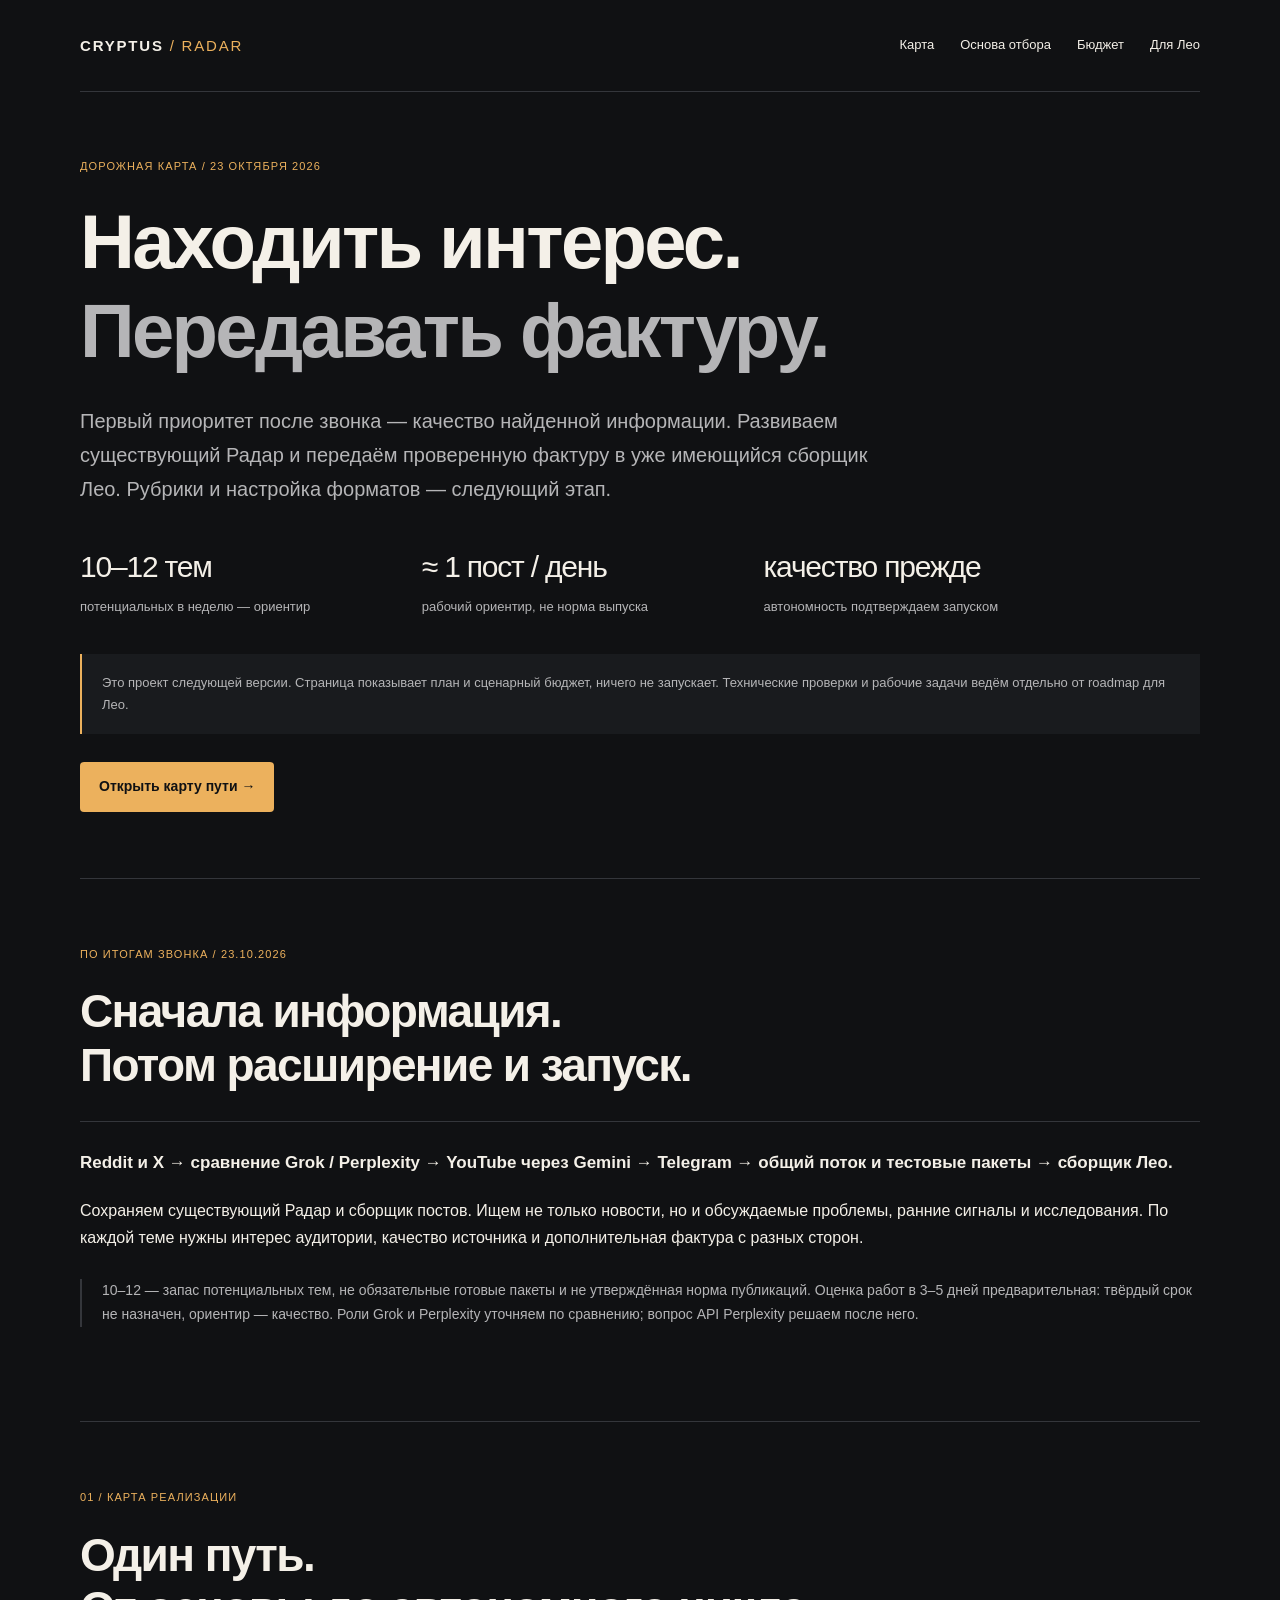
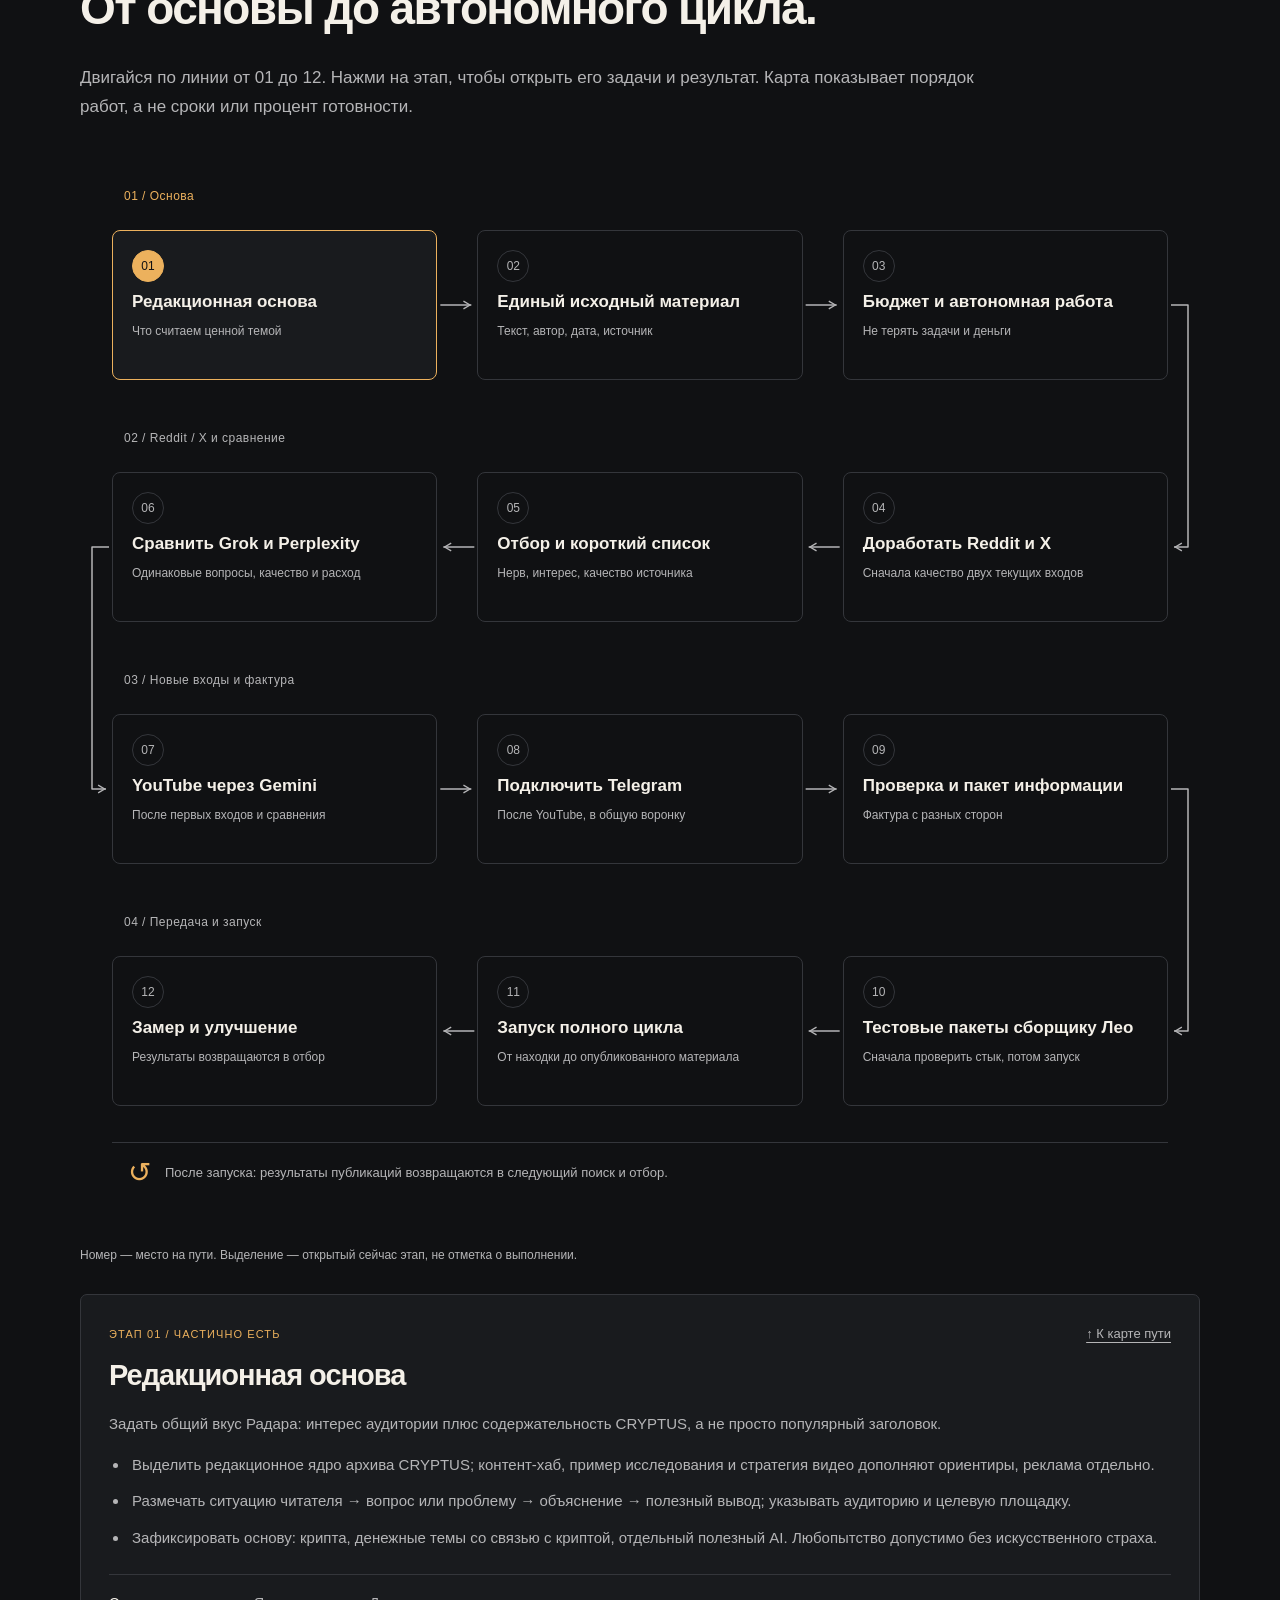
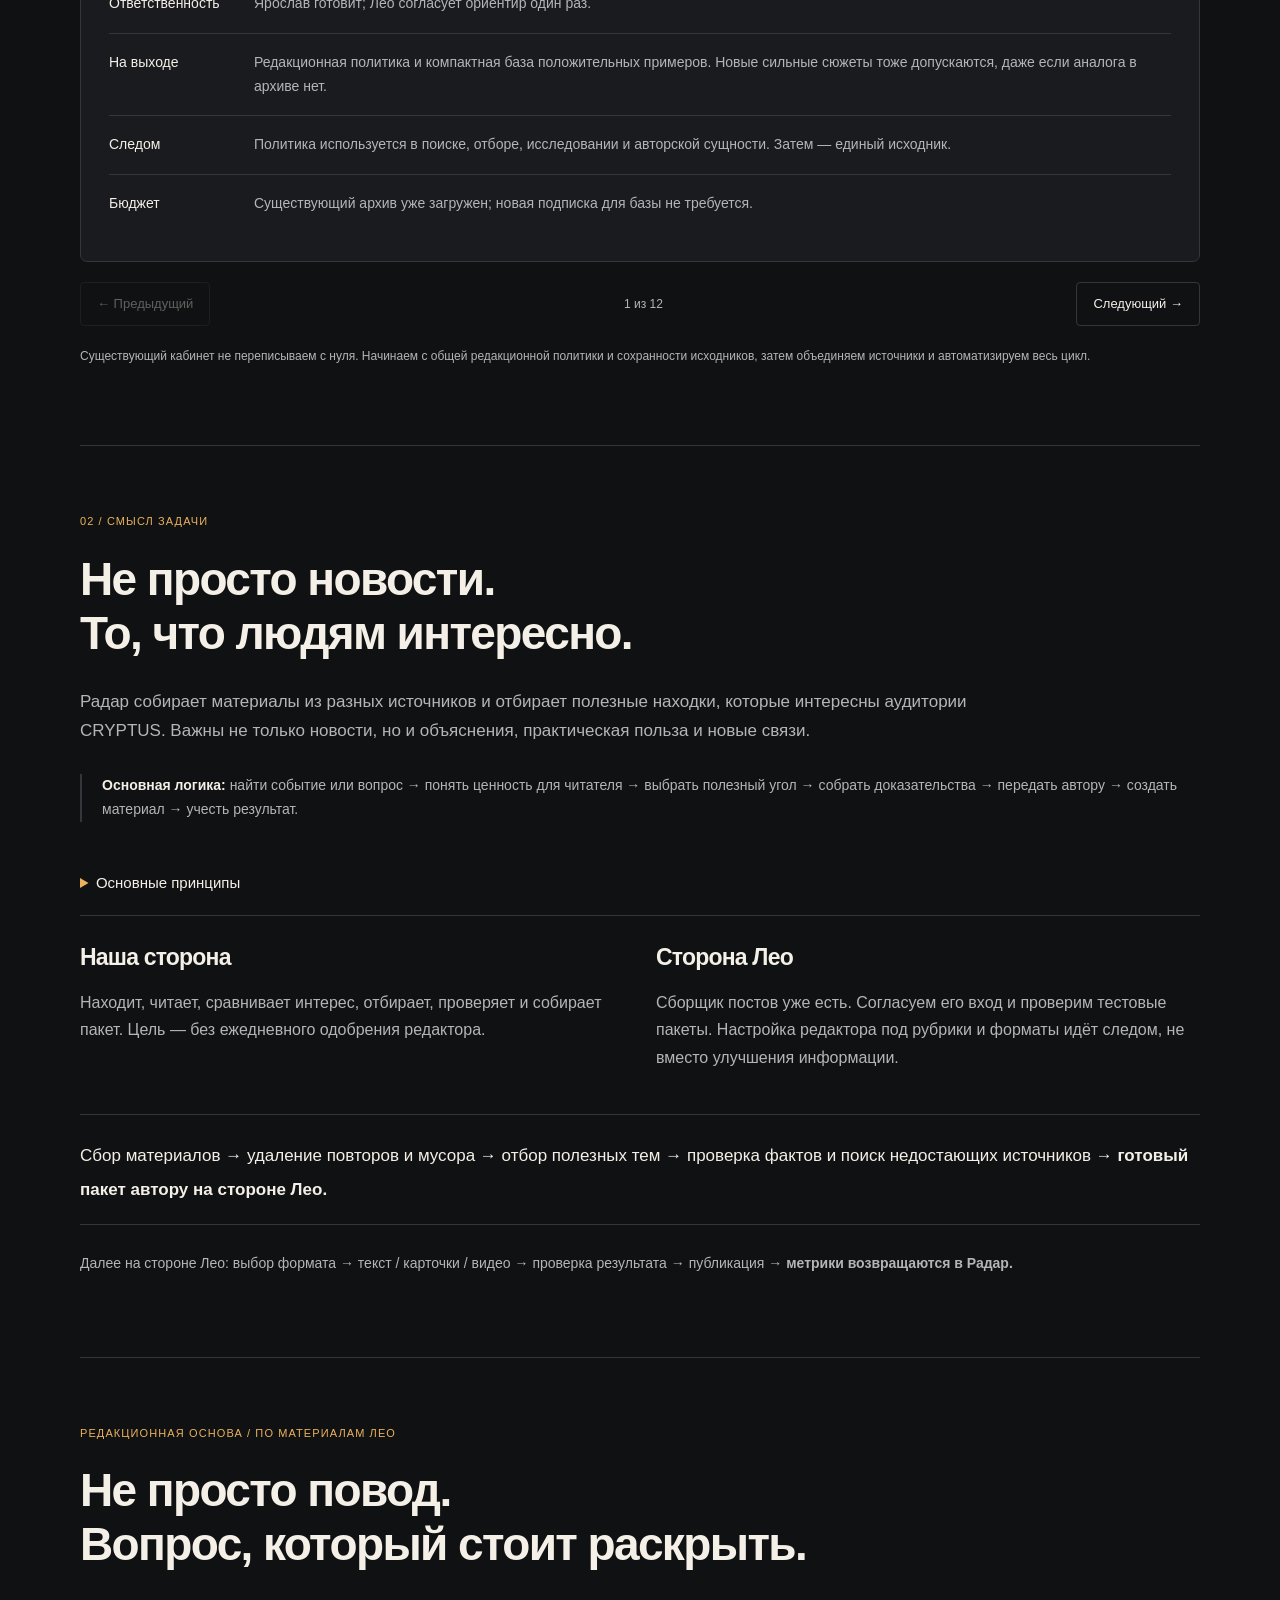
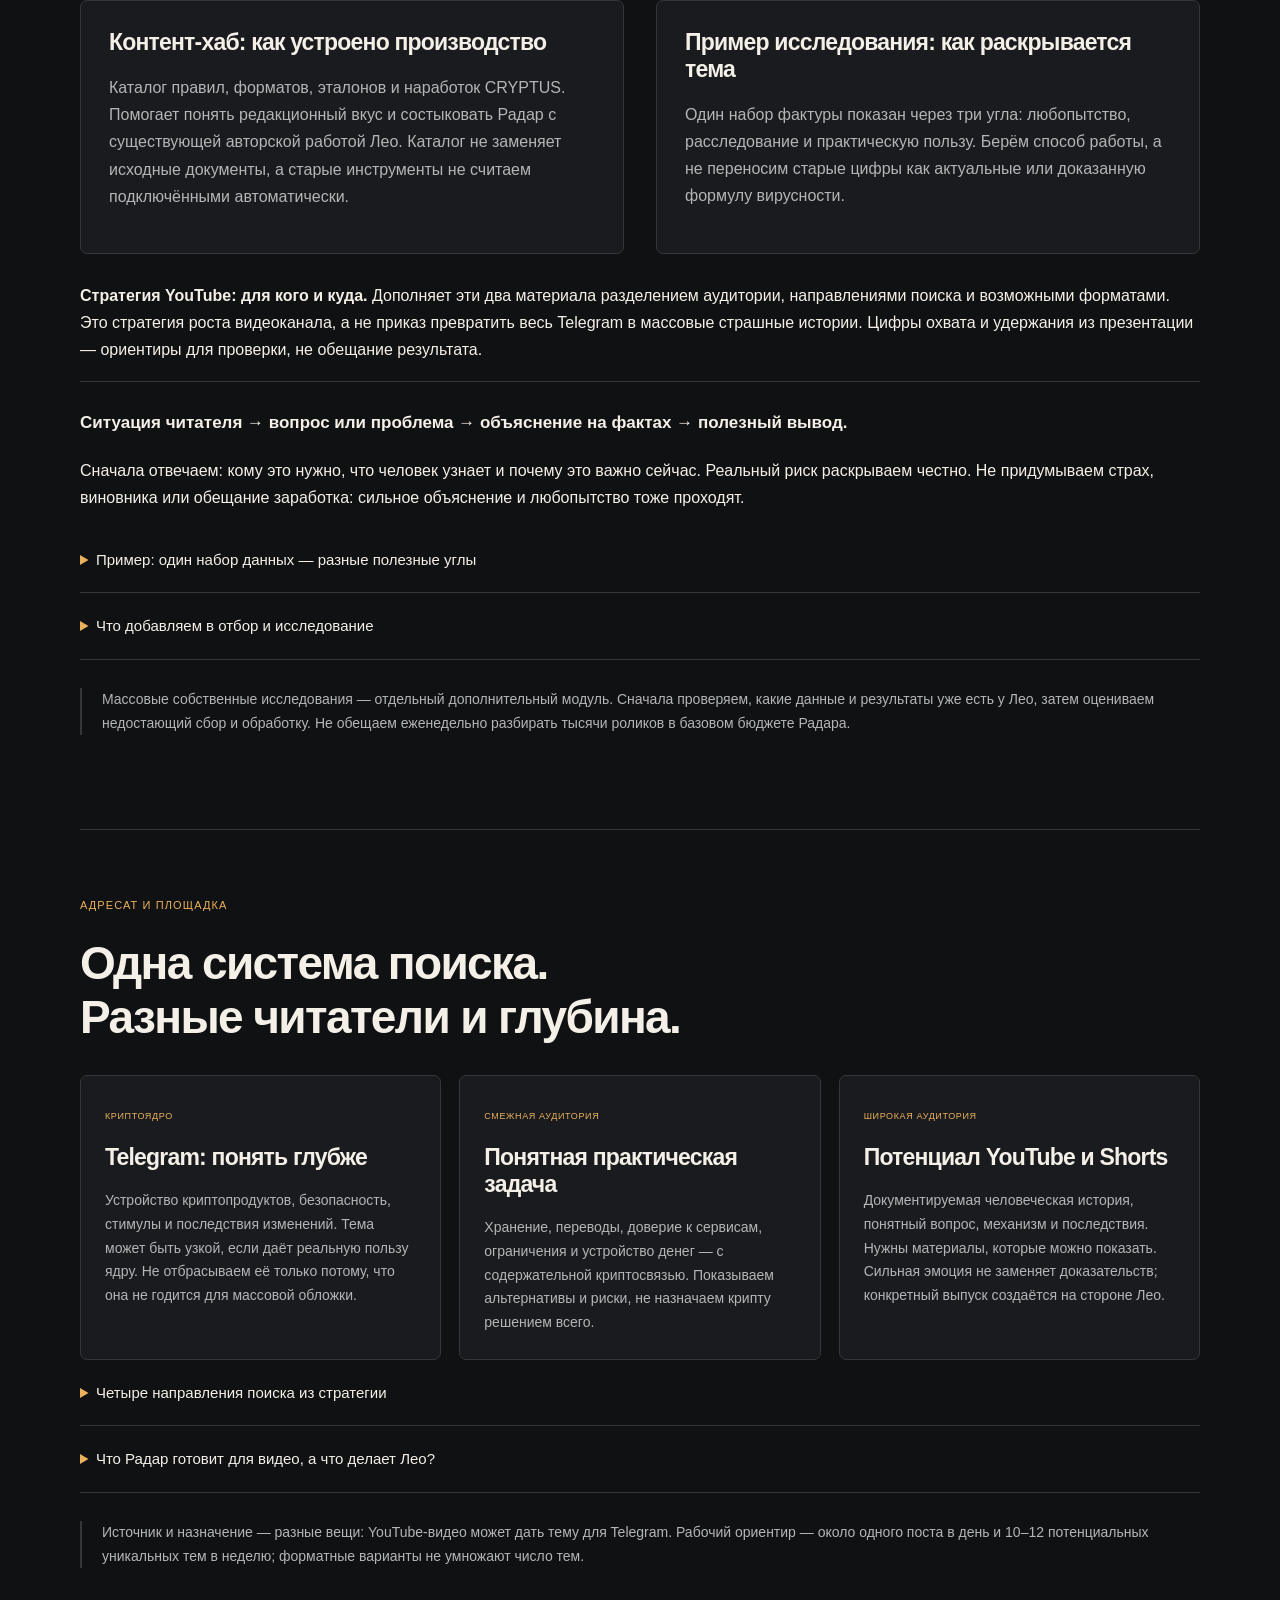
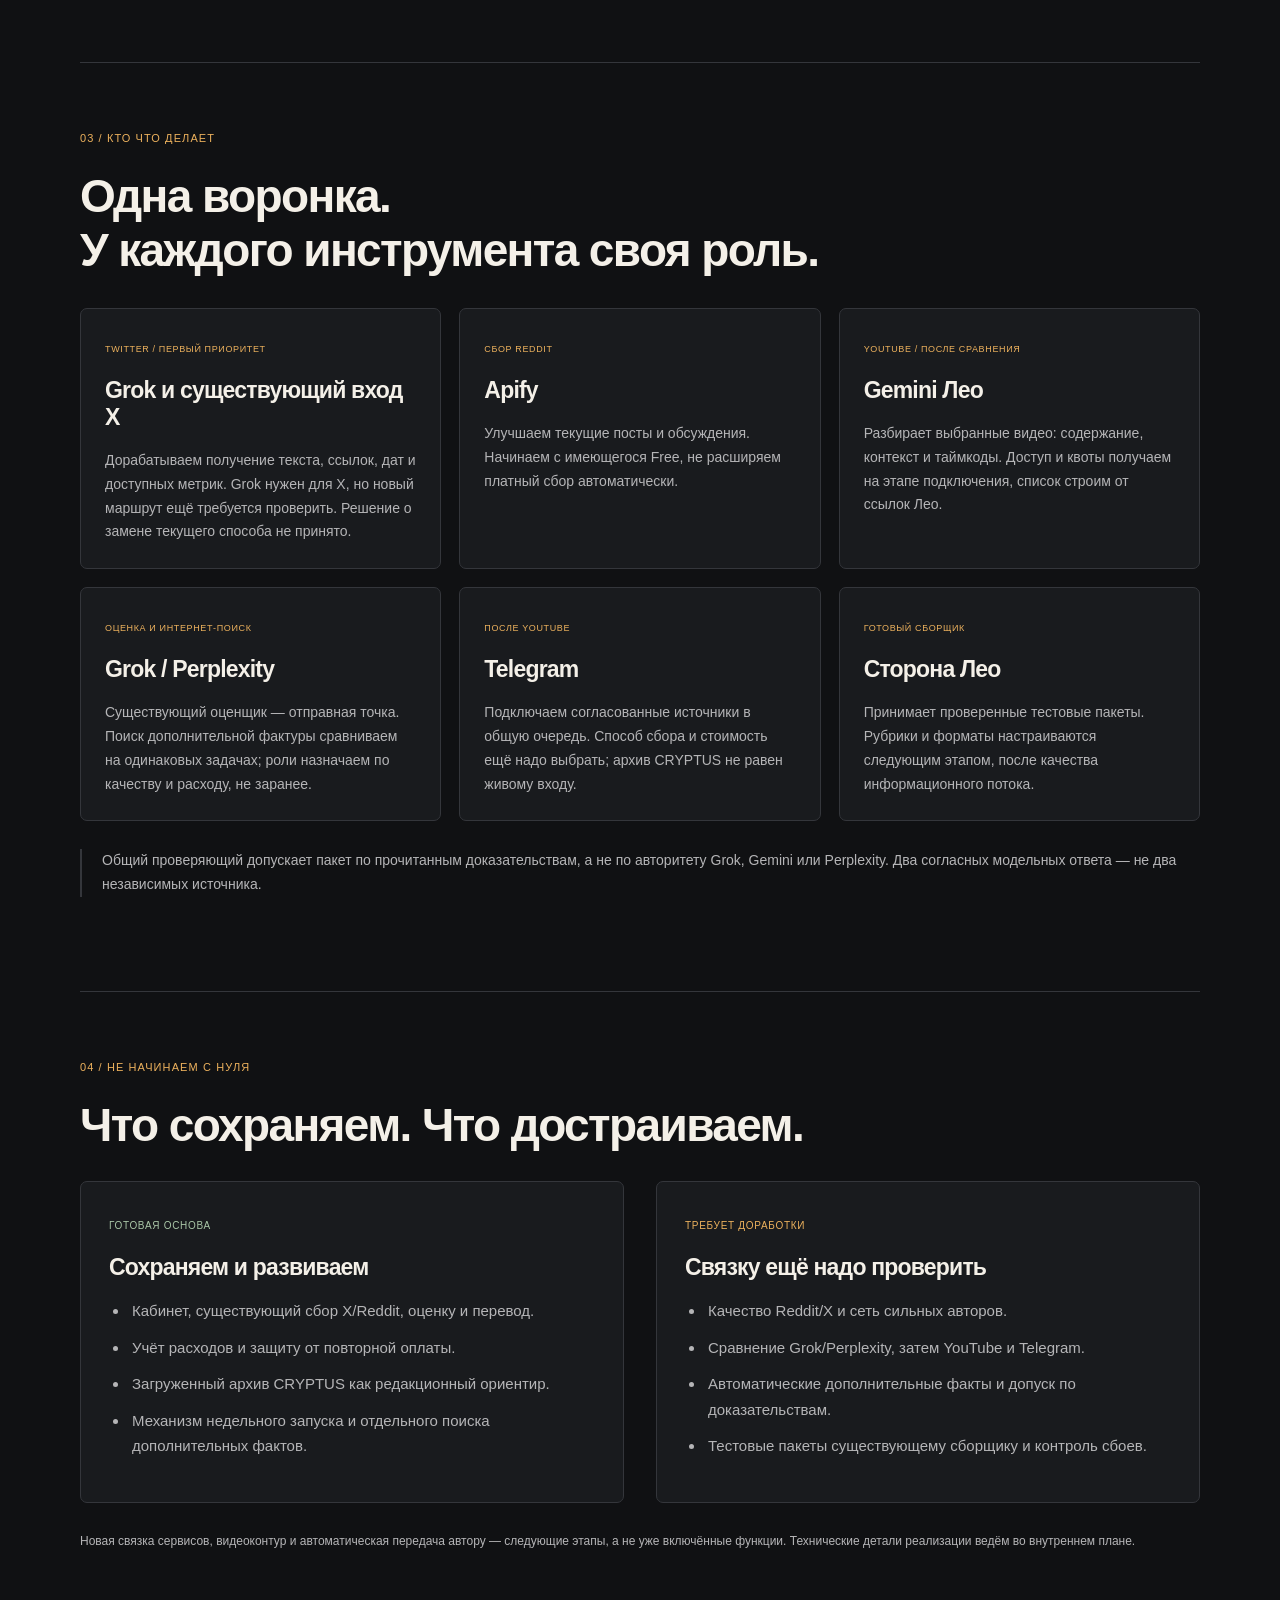
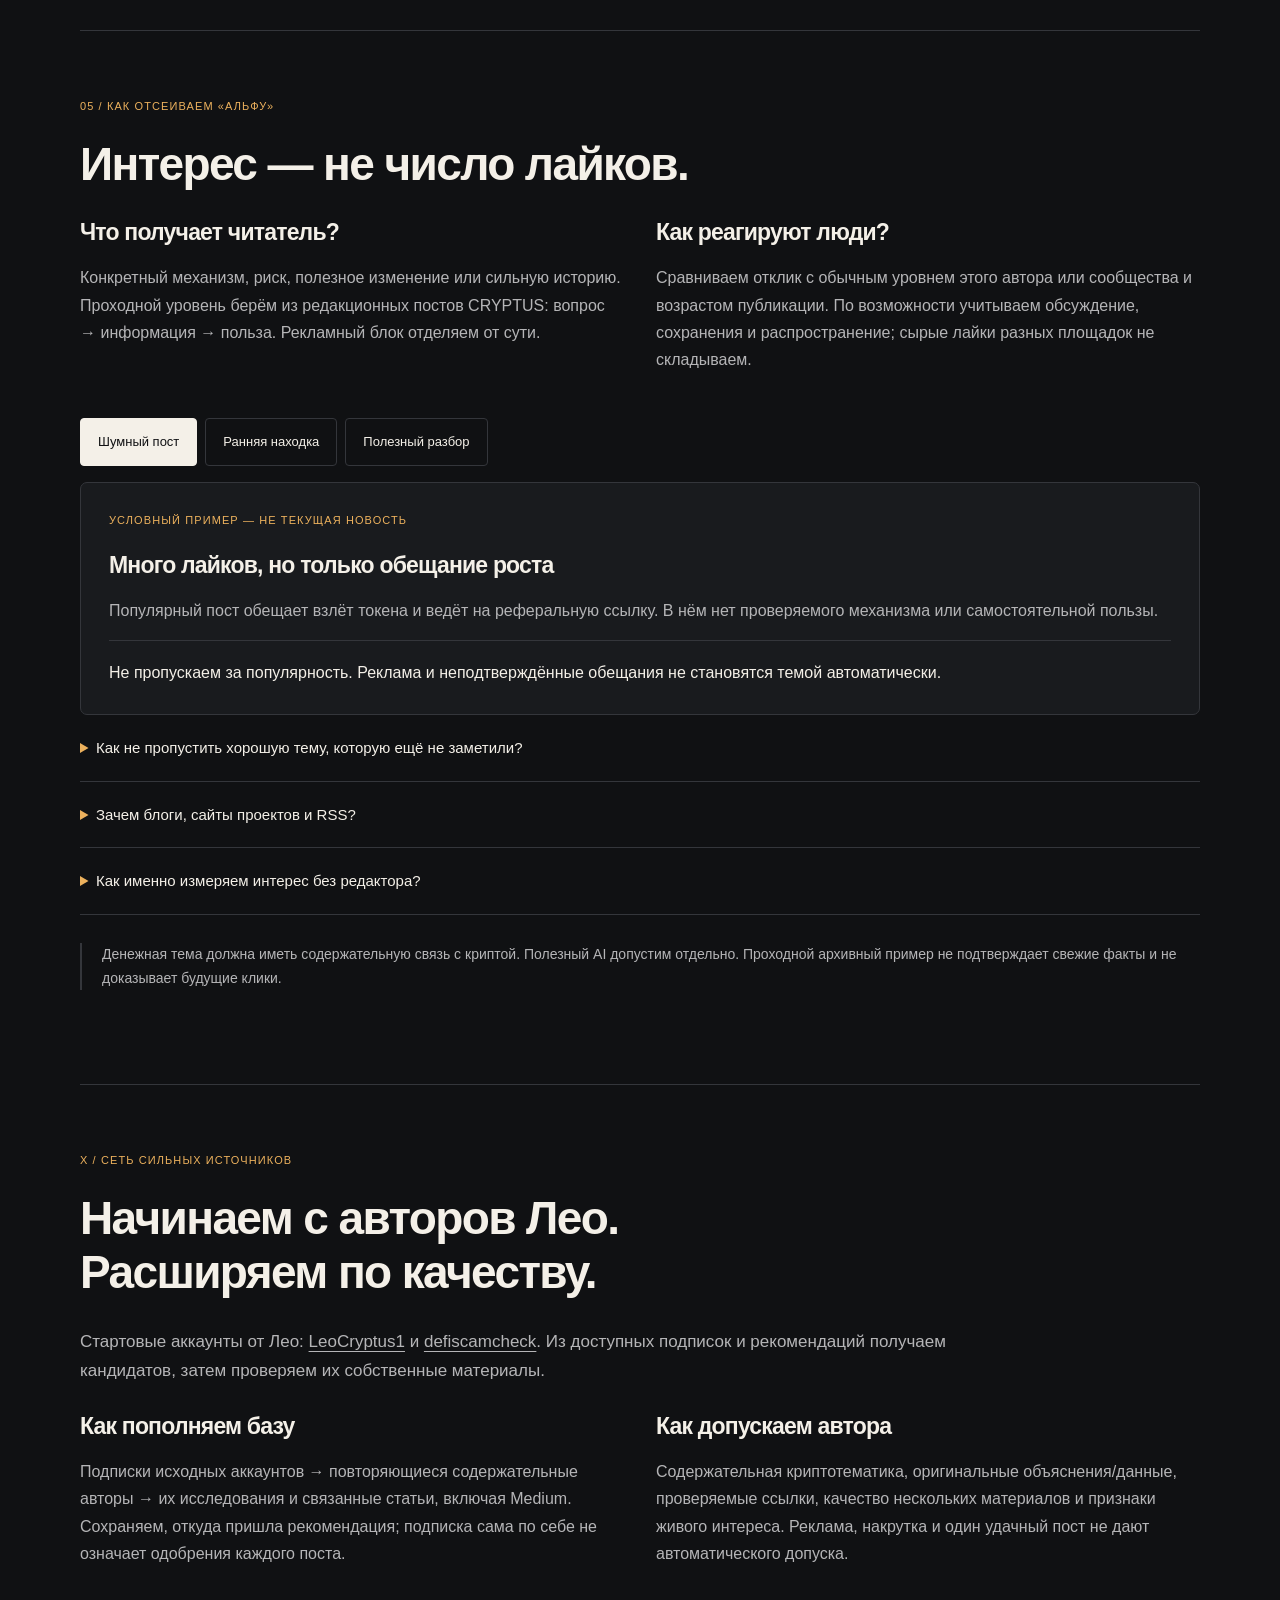
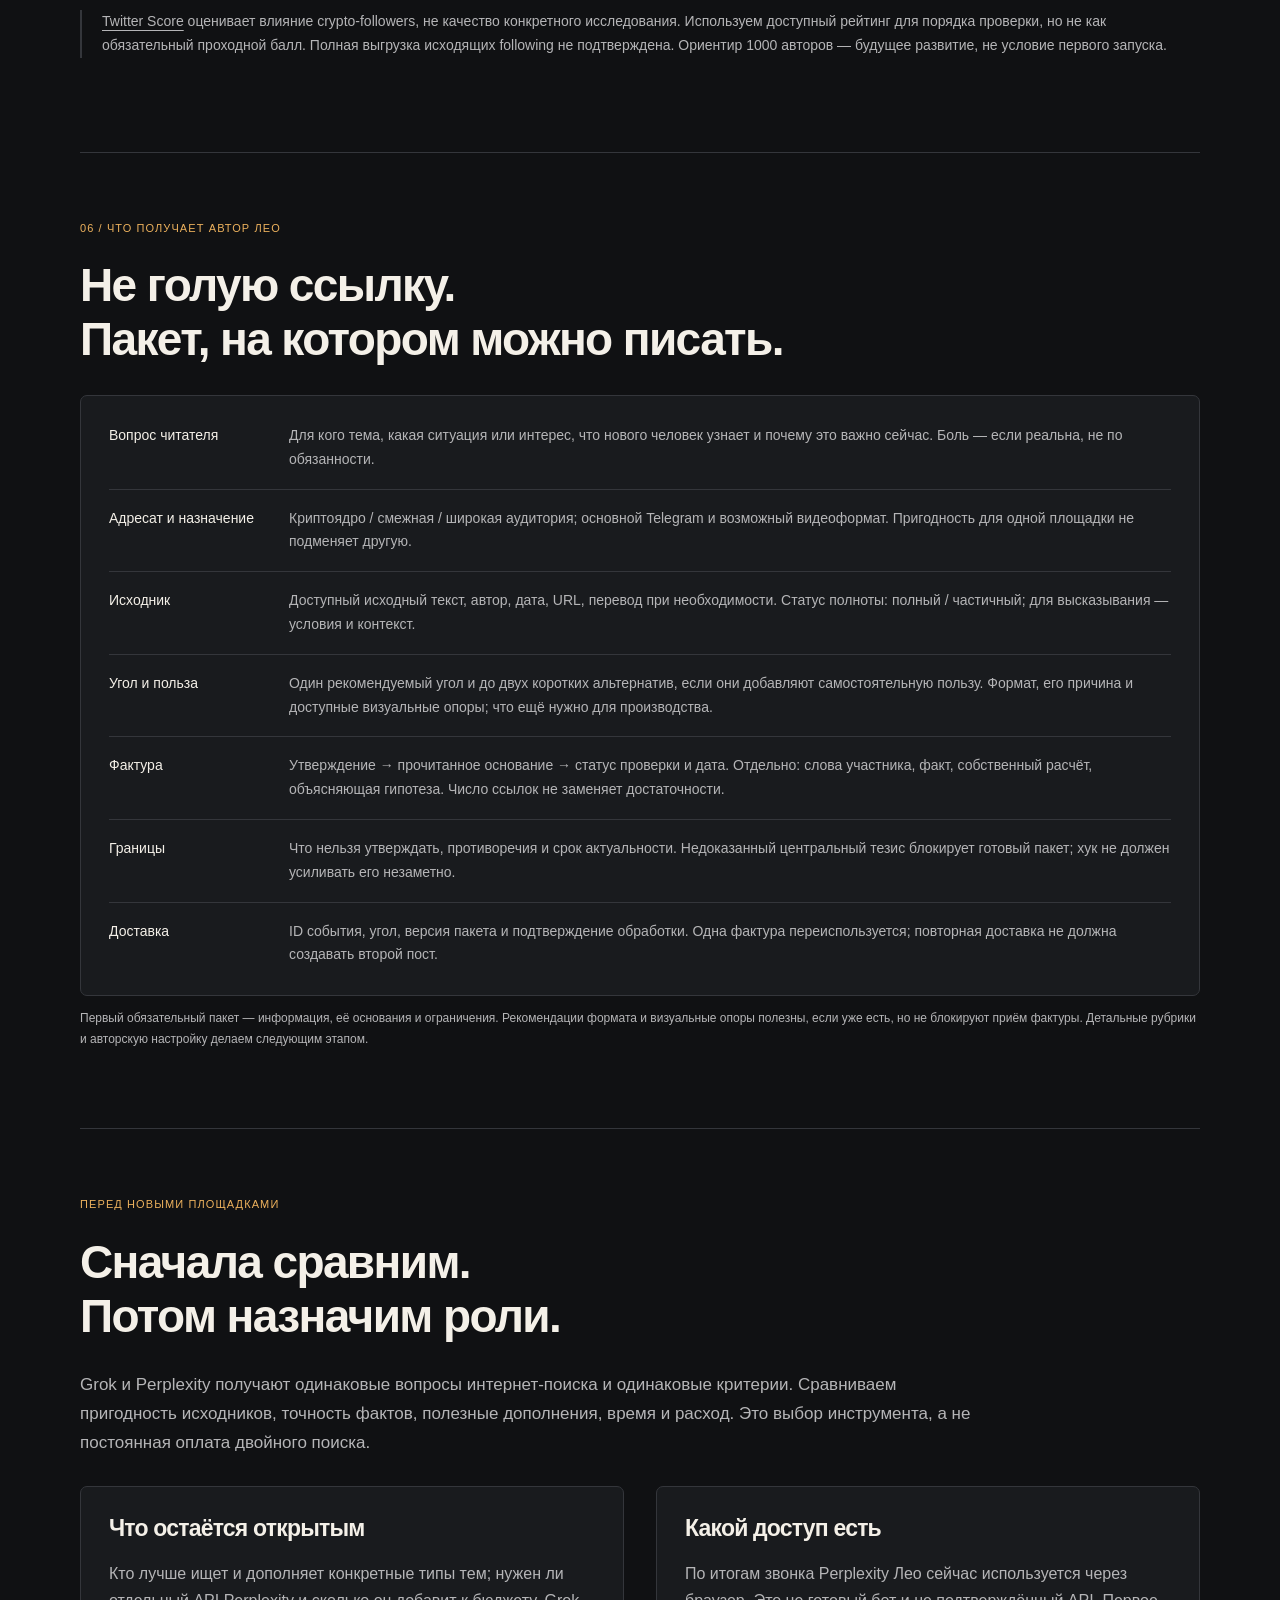
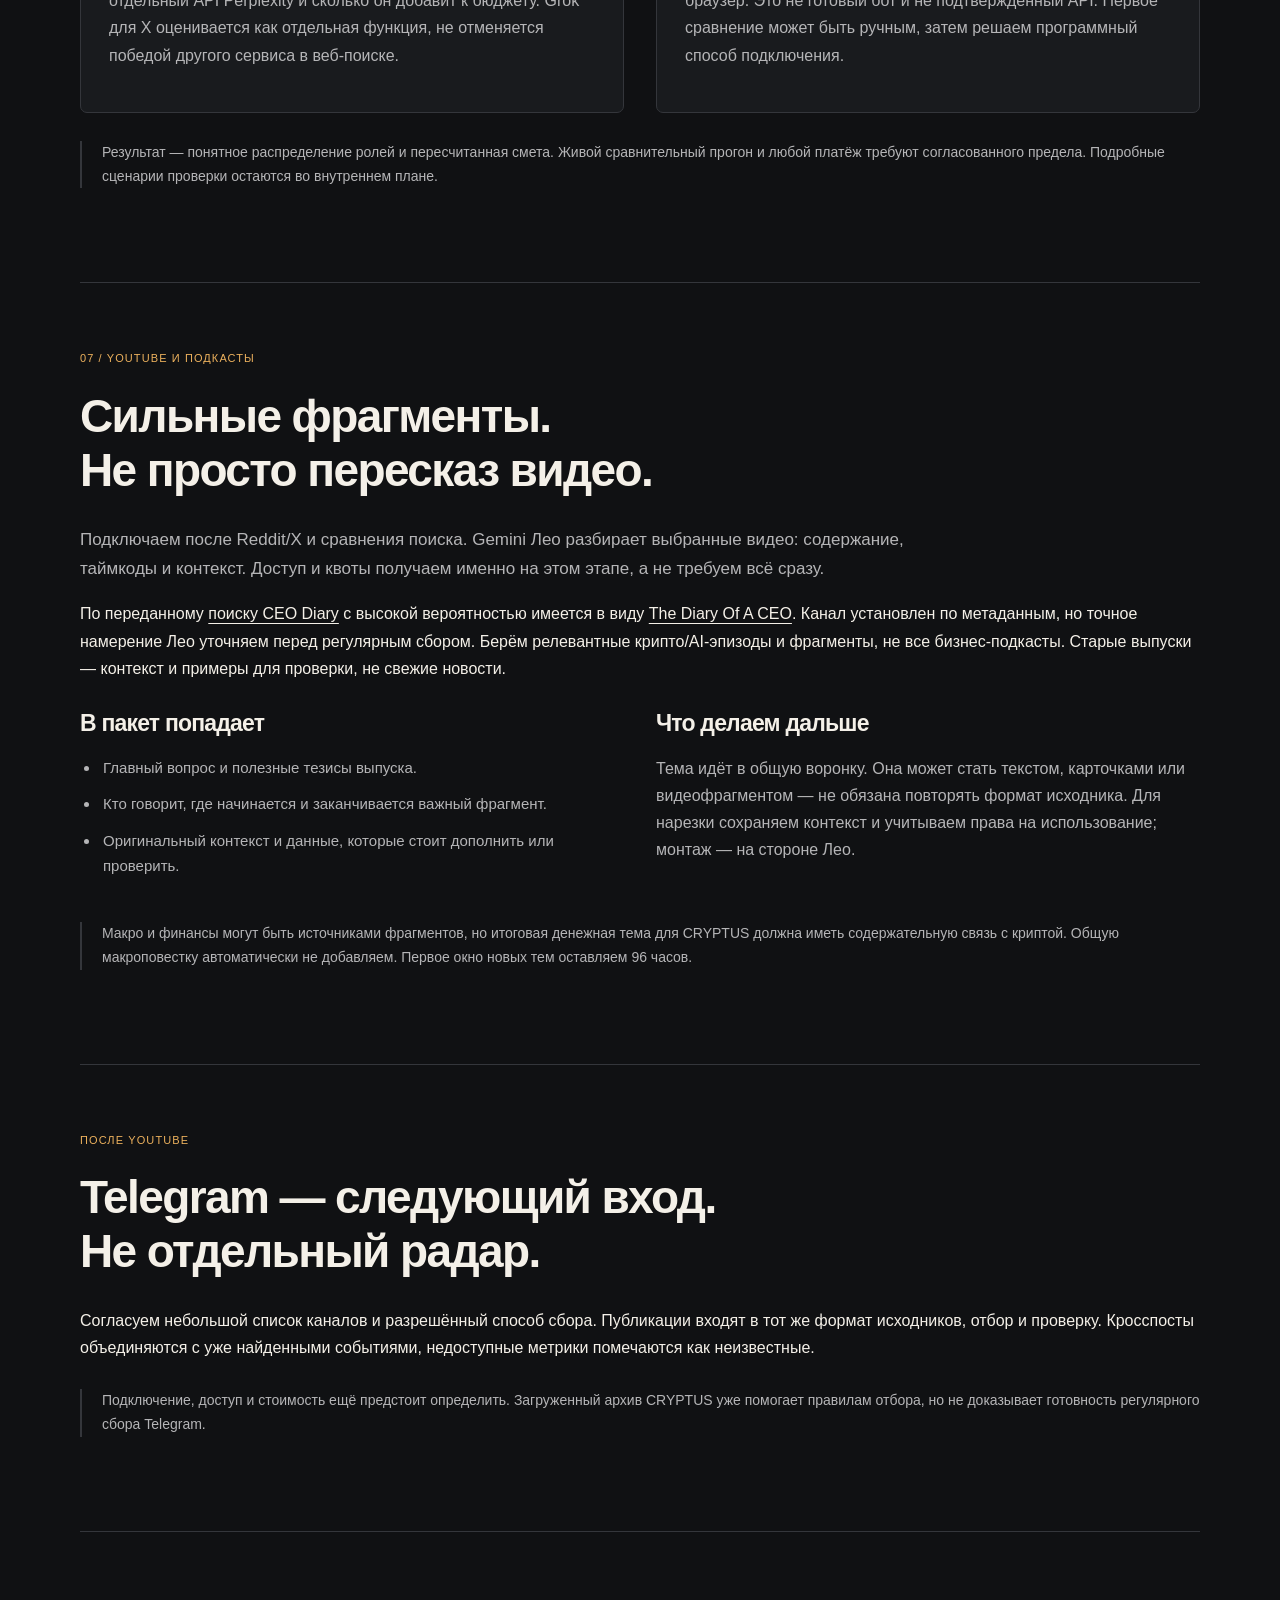
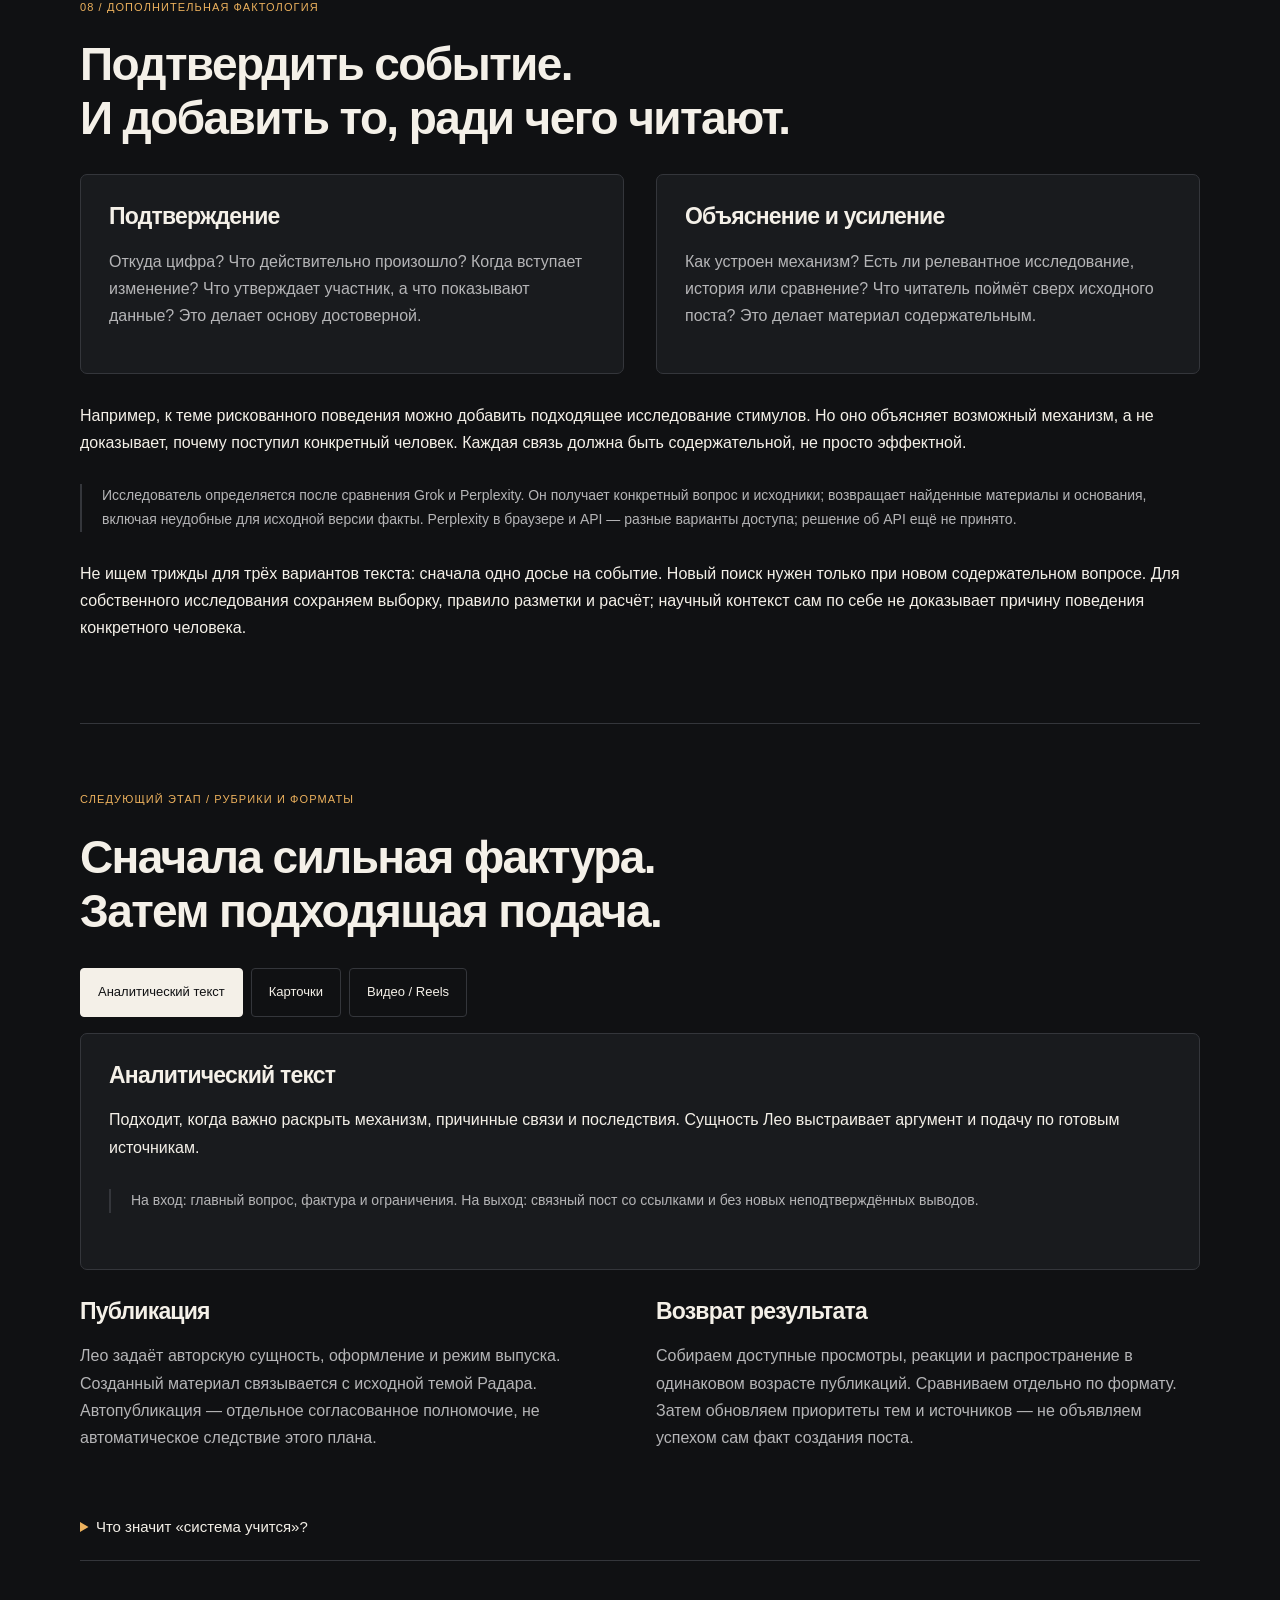
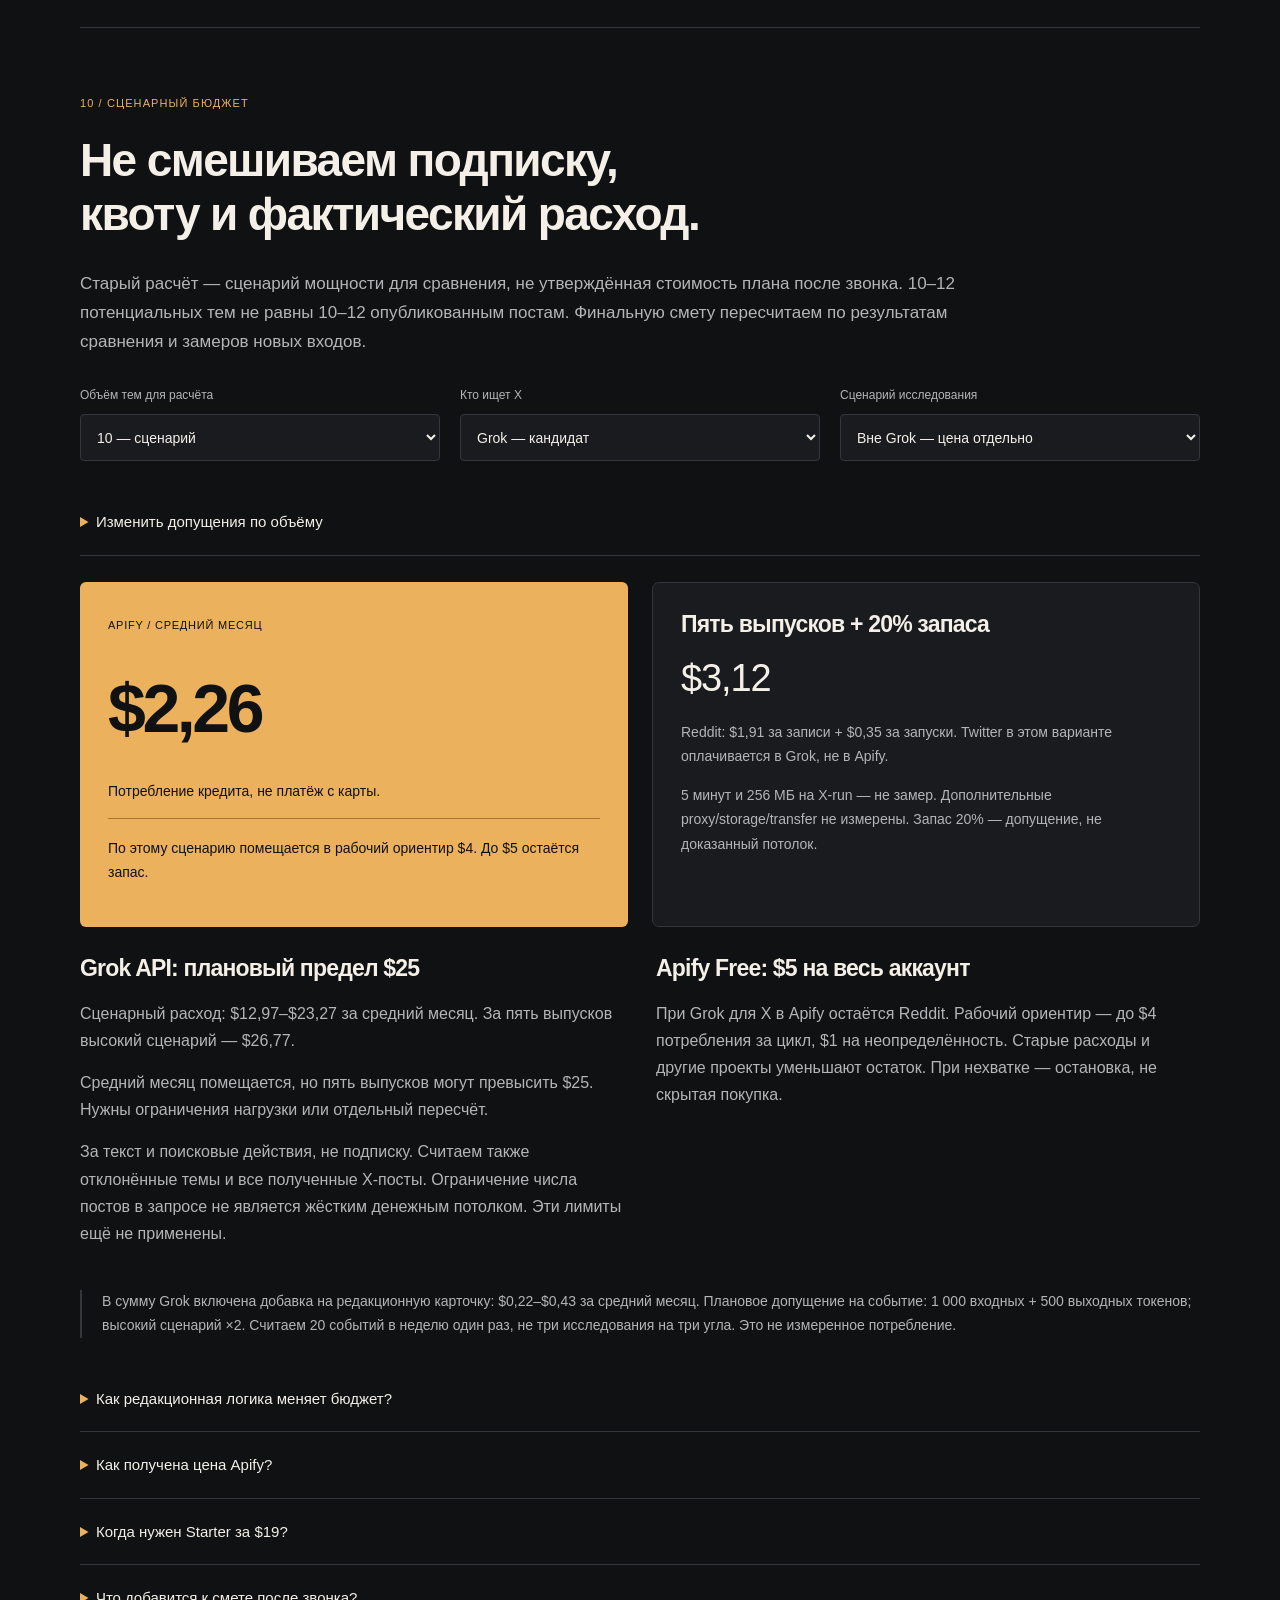
<file: index.html>
<!doctype html>
<html lang="ru">
<head>
  <meta charset="utf-8"><meta name="viewport" content="width=device-width, initial-scale=1">
  <meta name="color-scheme" content="dark"><title>Радар · дорожная карта автономного отбора</title>
  <link rel="stylesheet" href="roadmap.css"><script src="roadmap-budget.js" defer></script><script src="roadmap.js" defer></script>
</head>
<body>
<a class="skip" href="#main">К содержанию</a>
<header class="wrap"><a class="brand" href="roadmap.html">CRYPTUS <span>/ RADAR</span></a><nav aria-label="Навигация"><a href="#stages">Карта</a><a href="#editorial-model">Основа отбора</a><a href="#money">Бюджет</a><a href="#questions">Для Лео</a></nav></header>
<main id="main" class="wrap">
  <section class="hero">
    <p class="eyebrow">ДОРОЖНАЯ КАРТА / 23 ОКТЯБРЯ 2026</p>
    <h1>Находить интерес.<br><span>Передавать фактуру.</span></h1>
    <p class="lead">Первый приоритет после звонка — качество найденной информации. Развиваем существующий Радар и передаём проверенную фактуру в уже имеющийся сборщик Лео. Рубрики и настройка форматов — следующий этап.</p>
    <div class="goal"><div><strong>10–12 тем</strong><span>потенциальных в неделю — ориентир</span></div><div><strong>≈ 1 пост / день</strong><span>рабочий ориентир, не норма выпуска</span></div><div><strong>качество прежде</strong><span>автономность подтверждаем запуском</span></div></div>
    <p class="notice">Это проект следующей версии. Страница показывает план и сценарный бюджет, ничего не запускает. Технические проверки и рабочие задачи ведём отдельно от roadmap для Лео.</p>
    <a class="primary" href="#stages">Открыть карту пути →</a>
  </section>

  <section id="call-decisions"><p class="eyebrow">ПО ИТОГАМ ЗВОНКА / 23.10.2026</p><h2>Сначала информация.<br>Потом расширение и запуск.</h2>
    <p class="chain"><strong>Reddit и X → сравнение Grok / Perplexity → YouTube через Gemini → Telegram → общий поток и тестовые пакеты → сборщик Лео.</strong></p>
    <p>Сохраняем существующий Радар и сборщик постов. Ищем не только новости, но и обсуждаемые проблемы, ранние сигналы и исследования. По каждой теме нужны интерес аудитории, качество источника и дополнительная фактура с разных сторон.</p>
    <p class="plain-note">10–12 — запас потенциальных тем, не обязательные готовые пакеты и не утверждённая норма публикаций. Оценка работ в 3–5 дней предварительная: твёрдый срок не назначен, ориентир — качество. Роли Grok и Perplexity уточняем по сравнению; вопрос API Perplexity решаем после него.</p>
  </section>

  <section id="stages">
    <p class="eyebrow">01 / КАРТА РЕАЛИЗАЦИИ</p><h2>Один путь.<br>От основы до автономного цикла.</h2>
    <p class="intro">Двигайся по линии от 01 до 12. Нажми на этап, чтобы открыть его задачи и результат. Карта показывает порядок работ, а не сроки или процент готовности.</p>
    <div class="journey-map" id="journey-map"><svg id="journey-links" aria-hidden="true" focusable="false"></svg><div id="stage-buttons" aria-label="Карта из 12 последовательных этапов"></div><p class="journey-return"><span aria-hidden="true">↺</span> После запуска: результаты публикаций возвращаются в следующий поиск и отбор.</p></div>
    <p class="caption">Номер — место на пути. Выделение — открытый сейчас этап, не отметка о выполнении.</p>
    <div class="stage-layout">
      <article class="stage-panel surface" id="stage-detail" aria-live="polite"><div class="stage-detail-top"><p class="eyebrow" id="stage-kicker"></p><a href="#journey-map">↑ К карте пути</a></div><h3 id="stage-title"></h3><p id="stage-why"></p><ul id="stage-tasks"></ul><dl><div><dt>Ответственность</dt><dd id="stage-owner"></dd></div><div><dt>На выходе</dt><dd id="stage-output"></dd></div><div><dt>Следом</dt><dd id="stage-dependency"></dd></div><div><dt>Бюджет</dt><dd id="stage-cost"></dd></div></dl></article>
    </div>
    <div class="step-actions"><button type="button" id="stage-prev">← Предыдущий</button><span id="stage-position"></span><button type="button" id="stage-next">Следующий →</button></div>
    <p class="caption">Существующий кабинет не переписываем с нуля. Начинаем с общей редакционной политики и сохранности исходников, затем объединяем источники и автоматизируем весь цикл.</p>
  </section>

  <section id="brief">
    <p class="eyebrow">02 / СМЫСЛ ЗАДАЧИ</p><h2>Не просто новости.<br>То, что людям интересно.</h2>
    <p class="intro">Радар собирает материалы из разных источников и отбирает полезные находки, которые интересны аудитории CRYPTUS. Важны не только новости, но и объяснения, практическая польза и новые связи.</p>
    <div id="brief-summary" class="plain-note"><strong>Основная логика:</strong> найти событие или вопрос → понять ценность для читателя → выбрать полезный угол → собрать доказательства → передать автору → создать материал → учесть результат.</div>
    <details><summary>Основные принципы</summary><ul><li>Ищем новости, обсуждаемые проблемы, ранние сигналы и содержательные исследования.</li><li>Проверяем источник и дополняем фактуру с разных сторон, а не усиливаем только удобную версию.</li><li>Grok и Perplexity сравниваем до окончательного назначения ролей; API Perplexity не считаем уже подключённым.</li><li>После Reddit/X и сравнения добавляем YouTube через Gemini, затем Telegram.</li><li>Рубрики и форматы автора — следующий этап; качество информации не должно ждать их настройки.</li></ul></details>
    <div class="columns">
      <article><h3>Наша сторона</h3><p>Находит, читает, сравнивает интерес, отбирает, проверяет и собирает пакет. Цель — без ежедневного одобрения редактора.</p></article>
      <article><h3>Сторона Лео</h3><p>Сборщик постов уже есть. Согласуем его вход и проверим тестовые пакеты. Настройка редактора под рубрики и форматы идёт следом, не вместо улучшения информации.</p></article>
    </div>
    <p class="chain">Сбор материалов → удаление повторов и мусора → отбор полезных тем → проверка фактов и поиск недостающих источников → <strong>готовый пакет автору на стороне Лео.</strong></p>
    <p class="chain secondary-chain">Далее на стороне Лео: выбор формата → текст / карточки / видео → проверка результата → публикация → <strong>метрики возвращаются в Радар.</strong></p>
  </section>

  <section id="editorial-model">
    <p class="eyebrow">РЕДАКЦИОННАЯ ОСНОВА / ПО МАТЕРИАЛАМ ЛЕО</p><h2>Не просто повод.<br>Вопрос, который стоит раскрыть.</h2>
    <div class="columns"><article class="surface"><h3>Контент-хаб: как устроено производство</h3><p>Каталог правил, форматов, эталонов и наработок CRYPTUS. Помогает понять редакционный вкус и состыковать Радар с существующей авторской работой Лео. Каталог не заменяет исходные документы, а старые инструменты не считаем подключёнными автоматически.</p></article><article class="surface"><h3>Пример исследования: как раскрывается тема</h3><p>Один набор фактуры показан через три угла: любопытство, расследование и практическую пользу. Берём способ работы, а не переносим старые цифры как актуальные или доказанную формулу вирусности.</p></article></div>
    <p><strong>Стратегия YouTube: для кого и куда.</strong> Дополняет эти два материала разделением аудитории, направлениями поиска и возможными форматами. Это стратегия роста видеоканала, а не приказ превратить весь Telegram в массовые страшные истории. Цифры охвата и удержания из презентации — ориентиры для проверки, не обещание результата.</p>
    <p class="chain"><strong>Ситуация читателя → вопрос или проблема → объяснение на фактах → полезный вывод.</strong></p>
    <p>Сначала отвечаем: кому это нужно, что человек узнает и почему это важно сейчас. Реальный риск раскрываем честно. Не придумываем страх, виновника или обещание заработка: сильное объяснение и любопытство тоже проходят.</p>
    <details><summary>Пример: один набор данных — разные полезные углы</summary><ul><li><strong>Любопытство:</strong> почему авторы меняют прогнозы и что именно изменилось?</li><li><strong>Разбор:</strong> какие допущения стояли под громкой целью и какие не сработали?</li><li><strong>Польза:</strong> какие вопросы помогают отличать проверяемый сценарий от уверенной подачи?</li></ul><p>Это примеры структуры, не торговые рекомендации. У выбранной темы — один рекомендуемый угол и до двух кратких альтернатив, если полезны. Три подачи одного исследования не считаются тремя потенциальными темами. Детальную форматную настройку оставляем следующему этапу.</p></details>
    <details><summary>Что добавляем в отбор и исследование</summary><p>Кандидат описывается через вопрос читателя, новую информацию, полезный вывод и доказательства. Исследователь получает конкретные пробелы: центральный факт, механизм, контрпример и ограничения. Утверждение связывается с прочитанным основанием; собственные расчёты и живые показатели отмечаются отдельно.</p><p>Событие может быть замечено людьми раньше официального объявления. Можно собирать исследовательский вопрос из нескольких наблюдений, но нельзя объявлять гипотезу установленным событием. Сохраняем условия, время и контекст высказываний.</p></details>
    <p class="plain-note">Массовые собственные исследования — отдельный дополнительный модуль. Сначала проверяем, какие данные и результаты уже есть у Лео, затем оцениваем недостающий сбор и обработку. Не обещаем еженедельно разбирать тысячи роликов в базовом бюджете Радара.</p>
  </section>

  <section id="destinations"><p class="eyebrow">АДРЕСАТ И ПЛОЩАДКА</p><h2>Одна система поиска.<br>Разные читатели и глубина.</h2>
    <div class="role-grid"><article class="surface"><span class="badge">КРИПТОЯДРО</span><h3>Telegram: понять глубже</h3><p>Устройство криптопродуктов, безопасность, стимулы и последствия изменений. Тема может быть узкой, если даёт реальную пользу ядру. Не отбрасываем её только потому, что она не годится для массовой обложки.</p></article><article class="surface"><span class="badge">СМЕЖНАЯ АУДИТОРИЯ</span><h3>Понятная практическая задача</h3><p>Хранение, переводы, доверие к сервисам, ограничения и устройство денег — с содержательной криптосвязью. Показываем альтернативы и риски, не назначаем крипту решением всего.</p></article><article class="surface"><span class="badge">ШИРОКАЯ АУДИТОРИЯ</span><h3>Потенциал YouTube и Shorts</h3><p>Документируемая человеческая история, понятный вопрос, механизм и последствия. Нужны материалы, которые можно показать. Сильная эмоция не заменяет доказательств; конкретный выпуск создаётся на стороне Лео.</p></article></div>
    <details><summary>Четыре направления поиска из стратегии</summary><ul><li><strong>Практика крипты в разных странах:</strong> реальные способы использования, причины, издержки и ограничения.</li><li><strong>Устройство денег и крипторынка:</strong> стейблкоины, резервы, потоки, ликвидность и стимулы — без автоматических пророчеств краха.</li><li><strong>Расследования:</strong> инциденты, компании, следы операций и подтверждаемые связи. Адрес кошелька сам по себе не доказывает владельца или вину.</li><li><strong>Практическая безопасность:</strong> ошибки хранения, фишинг, разрешения, P2P и ограничения сервисов; без универсальных гарантий защиты.</li></ul><p>Это семейства вопросов, не обязательные доли выдачи. Другие сильные криптоистории и самостоятельный полезный AI остаются допустимыми. Общая денежная тема без криптосвязи не получает пропуск только из-за широкого охвата.</p></details>
    <details><summary>Что Радар готовит для видео, а что делает Лео?</summary><p>Радар отмечает аудиторию, полезный вопрос и доступную доказательную базу: документ, транзакцию с контекстом или фрагмент с таймкодом. Не выдумывает героя, потери, личный опыт или экспертную проверку.</p><p>Формат, обложка, озвучка, монтаж и выпуск — сторона Лео и следующий этап настройки. Регулярные большие расследования и Shorts — отдельный объём и смета, не скрытая обязательная нагрузка первого запуска.</p></details>
    <p class="plain-note">Источник и назначение — разные вещи: YouTube-видео может дать тему для Telegram. Рабочий ориентир — около одного поста в день и 10–12 потенциальных уникальных тем в неделю; форматные варианты не умножают число тем.</p>
  </section>

  <section id="roles"><p class="eyebrow">03 / КТО ЧТО ДЕЛАЕТ</p><h2>Одна воронка.<br>У каждого инструмента своя роль.</h2>
    <div class="role-grid"><article class="surface"><span class="badge">TWITTER / ПЕРВЫЙ ПРИОРИТЕТ</span><h3>Grok и существующий вход X</h3><p>Дорабатываем получение текста, ссылок, дат и доступных метрик. Grok нужен для X, но новый маршрут ещё требуется проверить. Решение о замене текущего способа не принято.</p></article><article class="surface"><span class="badge">СБОР REDDIT</span><h3>Apify</h3><p>Улучшаем текущие посты и обсуждения. Начинаем с имеющегося Free, не расширяем платный сбор автоматически.</p></article><article class="surface"><span class="badge">YOUTUBE / ПОСЛЕ СРАВНЕНИЯ</span><h3>Gemini Лео</h3><p>Разбирает выбранные видео: содержание, контекст и таймкоды. Доступ и квоты получаем на этапе подключения, список строим от ссылок Лео.</p></article><article class="surface"><span class="badge">ОЦЕНКА И ИНТЕРНЕТ-ПОИСК</span><h3>Grok / Perplexity</h3><p>Существующий оценщик — отправная точка. Поиск дополнительной фактуры сравниваем на одинаковых задачах; роли назначаем по качеству и расходу, не заранее.</p></article><article class="surface"><span class="badge">ПОСЛЕ YOUTUBE</span><h3>Telegram</h3><p>Подключаем согласованные источники в общую очередь. Способ сбора и стоимость ещё надо выбрать; архив CRYPTUS не равен живому входу.</p></article><article class="surface"><span class="badge">ГОТОВЫЙ СБОРЩИК</span><h3>Сторона Лео</h3><p>Принимает проверенные тестовые пакеты. Рубрики и форматы настраиваются следующим этапом, после качества информационного потока.</p></article></div>
    <p class="plain-note">Общий проверяющий допускает пакет по прочитанным доказательствам, а не по авторитету Grok, Gemini или Perplexity. Два согласных модельных ответа — не два независимых источника.</p>
  </section>

  <section id="existing">
    <p class="eyebrow">04 / НЕ НАЧИНАЕМ С НУЛЯ</p><h2>Что сохраняем. Что достраиваем.</h2>
    <div class="columns">
      <article class="surface"><span class="badge">ГОТОВАЯ ОСНОВА</span><h3>Сохраняем и развиваем</h3><ul><li>Кабинет, существующий сбор X/Reddit, оценку и перевод.</li><li>Учёт расходов и защиту от повторной оплаты.</li><li>Загруженный архив CRYPTUS как редакционный ориентир.</li><li>Механизм недельного запуска и отдельного поиска дополнительных фактов.</li></ul></article>
      <article class="surface"><span class="badge planned">ТРЕБУЕТ ДОРАБОТКИ</span><h3>Связку ещё надо проверить</h3><ul><li>Качество Reddit/X и сеть сильных авторов.</li><li>Сравнение Grok/Perplexity, затем YouTube и Telegram.</li><li>Автоматические дополнительные факты и допуск по доказательствам.</li><li>Тестовые пакеты существующему сборщику и контроль сбоев.</li></ul></article>
    </div>
    <p class="caption">Новая связка сервисов, видеоконтур и автоматическая передача автору — следующие этапы, а не уже включённые функции. Технические детали реализации ведём во внутреннем плане.</p>
  </section>

  <section id="interest">
    <p class="eyebrow">05 / КАК ОТСЕИВАЕМ «АЛЬФУ»</p><h2>Интерес — не число лайков.</h2>
    <div class="columns"><article><h3>Что получает читатель?</h3><p>Конкретный механизм, риск, полезное изменение или сильную историю. Проходной уровень берём из редакционных постов CRYPTUS: вопрос → информация → польза. Рекламный блок отделяем от сути.</p></article><article><h3>Как реагируют люди?</h3><p>Сравниваем отклик с обычным уровнем этого автора или сообщества и возрастом публикации. По возможности учитываем обсуждение, сохранения и распространение; сырые лайки разных площадок не складываем.</p></article></div>
    <div class="switches" aria-label="Условные примеры отбора"><button type="button" data-case="hype" aria-pressed="true">Шумный пост</button><button type="button" data-case="early" aria-pressed="false">Ранняя находка</button><button type="button" data-case="useful" aria-pressed="false">Полезный разбор</button></div>
    <article class="surface case" aria-live="polite"><p class="eyebrow">УСЛОВНЫЙ ПРИМЕР — НЕ ТЕКУЩАЯ НОВОСТЬ</p><h3 id="case-title"></h3><p id="case-text"></p><p class="case-verdict" id="case-verdict"></p></article>
    <details><summary>Как не пропустить хорошую тему, которую ещё не заметили?</summary><p>У свежего документа может не быть метрик. Такие темы получают отдельную ограниченную полосу проверки по пользе, новизне и доказательствам. Отсутствие лайков — не ноль интереса. Если нет достаточной базы сравнения, помечаем «отклик неизвестен», не выдумываем коэффициент. Накрутка, реклама и десять копий одной новости не делают тему качественной.</p></details>
    <details><summary>Зачем блоги, сайты проектов и RSS?</summary><p><strong>Блоги</strong> дают подробные статьи и разборы: объяснения, механизмы и фактуру, которой нет в коротком посте. <strong>Сайты проектов</strong> — документы, объявления об изменениях, комиссии и ограничения. Заявление самого проекта не считаем независимым подтверждением.</p><p><strong>RSS</strong> — автоматическая лента новых публикаций сайта, если сайт её предоставляет. Это способ получать материалы, а не отдельный источник новостей и не ещё одна обязательная платная подписка. Чтение и обработка всё равно требуют ресурсов.</p><p>Начинаем с небольшого сильного списка как дополнения к X, Reddit и YouTube. Соцсети помогают замечать темы и интерес людей, статьи и документы — раскрывать и проверять фактуру. Не собираем всё подряд и не ждём официального объявления, если уже есть подтверждаемые наблюдения. Telegram и другие площадки добавляем по доступности и стоимости; загруженный архив не означает живой сбор.</p></details>
    <details><summary>Как именно измеряем интерес без редактора?</summary><p>Храним метрики с источником и временем замера. Сравниваем с накопленной базой сопоставимых постов: автор/канал, возраст публикации, формат. На старте предлагаем минимум 10 сравнимых наблюдений, затем калибруем на проверочной выборке. При малой базе вывод «неизвестно», а не искусственный ноль. Исторические снимки для сравнения — отдельные данные и расходы; окно новых тем 96 часов не расширяем. Чужая популярность — сигнал, а собственные результаты CRYPTUS после публикации проверяют соответствие именно нашей аудитории.</p></details>
    <p class="plain-note">Денежная тема должна иметь содержательную связь с криптой. Полезный AI допустим отдельно. Проходной архивный пример не подтверждает свежие факты и не доказывает будущие клики.</p>
  </section>

  <section id="source-network"><p class="eyebrow">X / СЕТЬ СИЛЬНЫХ ИСТОЧНИКОВ</p><h2>Начинаем с авторов Лео.<br>Расширяем по качеству.</h2>
    <p class="intro">Стартовые аккаунты от Лео: <a href="https://x.com/LeoCryptus1" target="_blank" rel="noopener noreferrer">LeoCryptus1</a> и <a href="https://x.com/defiscamcheck" target="_blank" rel="noopener noreferrer">defiscamcheck</a>. Из доступных подписок и рекомендаций получаем кандидатов, затем проверяем их собственные материалы.</p>
    <div class="columns"><article><h3>Как пополняем базу</h3><p>Подписки исходных аккаунтов → повторяющиеся содержательные авторы → их исследования и связанные статьи, включая Medium. Сохраняем, откуда пришла рекомендация; подписка сама по себе не означает одобрения каждого поста.</p></article><article><h3>Как допускаем автора</h3><p>Содержательная криптотематика, оригинальные объяснения/данные, проверяемые ссылки, качество нескольких материалов и признаки живого интереса. Реклама, накрутка и один удачный пост не дают автоматического допуска.</p></article></div>
    <p class="plain-note"><a href="https://twitterscore.io/" target="_blank" rel="noopener noreferrer">Twitter Score</a> оценивает влияние crypto-followers, не качество конкретного исследования. Используем доступный рейтинг для порядка проверки, но не как обязательный проходной балл. Полная выгрузка исходящих following не подтверждена. Ориентир 1000 авторов — будущее развитие, не условие первого запуска.</p>
  </section>

  <section id="handoff">
    <p class="eyebrow">06 / ЧТО ПОЛУЧАЕТ АВТОР ЛЕО</p><h2>Не голую ссылку.<br>Пакет, на котором можно писать.</h2>
    <div class="surface packet"><dl><div><dt>Вопрос читателя</dt><dd>Для кого тема, какая ситуация или интерес, что нового человек узнает и почему это важно сейчас. Боль — если реальна, не по обязанности.</dd></div><div><dt>Адресат и назначение</dt><dd>Криптоядро / смежная / широкая аудитория; основной Telegram и возможный видеоформат. Пригодность для одной площадки не подменяет другую.</dd></div><div><dt>Исходник</dt><dd>Доступный исходный текст, автор, дата, URL, перевод при необходимости. Статус полноты: полный / частичный; для высказывания — условия и контекст.</dd></div><div><dt>Угол и польза</dt><dd>Один рекомендуемый угол и до двух коротких альтернатив, если они добавляют самостоятельную пользу. Формат, его причина и доступные визуальные опоры; что ещё нужно для производства.</dd></div><div><dt>Фактура</dt><dd>Утверждение → прочитанное основание → статус проверки и дата. Отдельно: слова участника, факт, собственный расчёт, объясняющая гипотеза. Число ссылок не заменяет достаточности.</dd></div><div><dt>Границы</dt><dd>Что нельзя утверждать, противоречия и срок актуальности. Недоказанный центральный тезис блокирует готовый пакет; хук не должен усиливать его незаметно.</dd></div><div><dt>Доставка</dt><dd>ID события, угол, версия пакета и подтверждение обработки. Одна фактура переиспользуется; повторная доставка не должна создавать второй пост.</dd></div></dl></div>
    <p class="caption">Первый обязательный пакет — информация, её основания и ограничения. Рекомендации формата и визуальные опоры полезны, если уже есть, но не блокируют приём фактуры. Детальные рубрики и авторскую настройку делаем следующим этапом.</p>
  </section>

  <section id="comparison"><p class="eyebrow">ПЕРЕД НОВЫМИ ПЛОЩАДКАМИ</p><h2>Сначала сравним.<br>Потом назначим роли.</h2>
    <p class="intro">Grok и Perplexity получают одинаковые вопросы интернет-поиска и одинаковые критерии. Сравниваем пригодность исходников, точность фактов, полезные дополнения, время и расход. Это выбор инструмента, а не постоянная оплата двойного поиска.</p>
    <div class="columns"><article class="surface"><h3>Что остаётся открытым</h3><p>Кто лучше ищет и дополняет конкретные типы тем; нужен ли отдельный API Perplexity и сколько он добавит к бюджету. Grok для X оценивается как отдельная функция, не отменяется победой другого сервиса в веб-поиске.</p></article><article class="surface"><h3>Какой доступ есть</h3><p>По итогам звонка Perplexity Лео сейчас используется через браузер. Это не готовый бот и не подтверждённый API. Первое сравнение может быть ручным, затем решаем программный способ подключения.</p></article></div>
    <p class="plain-note">Результат — понятное распределение ролей и пересчитанная смета. Живой сравнительный прогон и любой платёж требуют согласованного предела. Подробные сценарии проверки остаются во внутреннем плане.</p>
  </section>

  <section id="video"><p class="eyebrow">07 / YOUTUBE И ПОДКАСТЫ</p><h2>Сильные фрагменты.<br>Не просто пересказ видео.</h2>
    <p class="intro">Подключаем после Reddit/X и сравнения поиска. Gemini Лео разбирает выбранные видео: содержание, таймкоды и контекст. Доступ и квоты получаем именно на этом этапе, а не требуем всё сразу.</p>
    <p>По переданному <a href="https://www.youtube.com/results?search_query=ceo+diary" target="_blank" rel="noopener noreferrer">поиску CEO Diary</a> с высокой вероятностью имеется в виду <a href="https://www.youtube.com/@TheDiaryOfACEO" target="_blank" rel="noopener noreferrer">The Diary Of A CEO</a>. Канал установлен по метаданным, но точное намерение Лео уточняем перед регулярным сбором. Берём релевантные крипто/AI-эпизоды и фрагменты, не все бизнес-подкасты. Старые выпуски — контекст и примеры для проверки, не свежие новости.</p>
    <div class="columns"><article><h3>В пакет попадает</h3><ul><li>Главный вопрос и полезные тезисы выпуска.</li><li>Кто говорит, где начинается и заканчивается важный фрагмент.</li><li>Оригинальный контекст и данные, которые стоит дополнить или проверить.</li></ul></article><article><h3>Что делаем дальше</h3><p>Тема идёт в общую воронку. Она может стать текстом, карточками или видеофрагментом — не обязана повторять формат исходника. Для нарезки сохраняем контекст и учитываем права на использование; монтаж — на стороне Лео.</p></article></div>
    <p class="plain-note">Макро и финансы могут быть источниками фрагментов, но итоговая денежная тема для CRYPTUS должна иметь содержательную связь с криптой. Общую макроповестку автоматически не добавляем. Первое окно новых тем оставляем 96 часов.</p>
  </section>

  <section id="telegram"><p class="eyebrow">ПОСЛЕ YOUTUBE</p><h2>Telegram — следующий вход.<br>Не отдельный радар.</h2><p>Согласуем небольшой список каналов и разрешённый способ сбора. Публикации входят в тот же формат исходников, отбор и проверку. Кросспосты объединяются с уже найденными событиями, недоступные метрики помечаются как неизвестные.</p><p class="plain-note">Подключение, доступ и стоимость ещё предстоит определить. Загруженный архив CRYPTUS уже помогает правилам отбора, но не доказывает готовность регулярного сбора Telegram.</p></section>

  <section id="research"><p class="eyebrow">08 / ДОПОЛНИТЕЛЬНАЯ ФАКТОЛОГИЯ</p><h2>Подтвердить событие.<br>И добавить то, ради чего читают.</h2>
    <div class="columns"><article class="surface"><h3>Подтверждение</h3><p>Откуда цифра? Что действительно произошло? Когда вступает изменение? Что утверждает участник, а что показывают данные? Это делает основу достоверной.</p></article><article class="surface"><h3>Объяснение и усиление</h3><p>Как устроен механизм? Есть ли релевантное исследование, история или сравнение? Что читатель поймёт сверх исходного поста? Это делает материал содержательным.</p></article></div>
    <p>Например, к теме рискованного поведения можно добавить подходящее исследование стимулов. Но оно объясняет возможный механизм, а не доказывает, почему поступил конкретный человек. Каждая связь должна быть содержательной, не просто эффектной.</p>
    <p class="plain-note">Исследователь определяется после сравнения Grok и Perplexity. Он получает конкретный вопрос и исходники; возвращает найденные материалы и основания, включая неудобные для исходной версии факты. Perplexity в браузере и API — разные варианты доступа; решение об API ещё не принято.</p>
    <p>Не ищем трижды для трёх вариантов текста: сначала одно досье на событие. Новый поиск нужен только при новом содержательном вопросе. Для собственного исследования сохраняем выборку, правило разметки и расчёт; научный контекст сам по себе не доказывает причину поведения конкретного человека.</p>
  </section>

  <section id="cycle"><p class="eyebrow">СЛЕДУЮЩИЙ ЭТАП / РУБРИКИ И ФОРМАТЫ</p><h2>Сначала сильная фактура.<br>Затем подходящая подача.</h2>
    <div class="switches" aria-label="Форматы контента"><button type="button" data-format="text" aria-pressed="true">Аналитический текст</button><button type="button" data-format="cards" aria-pressed="false">Карточки</button><button type="button" data-format="video" aria-pressed="false">Видео / Reels</button></div>
    <article class="surface" aria-live="polite"><h3 id="format-title"></h3><p id="format-description"></p><p id="format-output" class="plain-note"></p></article>
    <div class="columns"><article><h3>Публикация</h3><p>Лео задаёт авторскую сущность, оформление и режим выпуска. Созданный материал связывается с исходной темой Радара. Автопубликация — отдельное согласованное полномочие, не автоматическое следствие этого плана.</p></article><article><h3>Возврат результата</h3><p>Собираем доступные просмотры, реакции и распространение в одинаковом возрасте публикаций. Сравниваем отдельно по формату. Затем обновляем приоритеты тем и источников — не объявляем успехом сам факт создания поста.</p></article></div>
    <details><summary>Что значит «система учится»?</summary><p>Она связывает тему, источник, формат и результат CRYPTUS, постепенно улучшая правила и примеры отбора. Это не обучение новой модели с нуля. Один вирусный пост не должен переключать всю стратегию; рекламные интеграции и необычные всплески рассматриваются отдельно. Если конкретная метрика недоступна, её не выдумываем.</p></details>
  </section>

  <section id="money">
    <p class="eyebrow">10 / СЦЕНАРНЫЙ БЮДЖЕТ</p><h2>Не смешиваем подписку,<br>квоту и фактический расход.</h2>
    <p class="intro">Старый расчёт — сценарий мощности для сравнения, не утверждённая стоимость плана после звонка. 10–12 потенциальных тем не равны 10–12 опубликованным постам. Финальную смету пересчитаем по результатам сравнения и замеров новых входов.</p>
    <div class="controls"><label>Объём тем для расчёта<select id="budget-target"><option value="8">8 — сравнение</option><option value="10" selected>10 — сценарий</option><option value="12">12 — сценарий</option></select></label><label>Кто ищет X<select id="budget-provider"><option value="grok">Grok — кандидат</option><option value="apify">Apify Xquik — альтернатива</option></select></label><label>Сценарий исследования<select id="budget-research"><option value="leo">Вне Grok — цена отдельно</option><option value="grok">Grok — для половины досье</option></select></label></div>
    <details><summary>Изменить допущения по объёму</summary><div class="controls"><label>Дочитывание<select id="budget-mode"><option value="selective">Выборочное</option><option value="full">Всех перспективных досье</option></select></label><label>X-получений в неделю<select id="budget-posts"><option value="100">100 — ограниченный охват</option><option value="200" selected>200 — плановое допущение</option><option value="400">400 — большой контекст</option></select></label><label>Время Apify X-run<select id="budget-time"><option value="5">5 минут — допущение</option><option value="15">15 минут — долгий запуск</option></select></label></div></details>
    <div class="money-grid" aria-live="polite"><article class="money-main"><span>APIFY / СРЕДНИЙ МЕСЯЦ</span><strong id="apify-average"></strong><p>Потребление кредита, не платёж с карты.</p><p id="apify-status"></p></article><article class="surface"><h3>Пять выпусков + 20% запаса</h3><p class="large" id="apify-five"></p><p id="apify-breakdown"></p><p class="caption">5 минут и 256 МБ на X-run — не замер. Дополнительные proxy/storage/transfer не измерены. Запас 20% — допущение, не доказанный потолок.</p></article></div>
    <div class="columns"><article><h3>Grok API: плановый предел $25</h3><p id="grok-estimate"></p><p id="grok-risk"></p><p>За текст и поисковые действия, не подписку. Считаем также отклонённые темы и все полученные X-посты. Ограничение числа постов в запросе не является жёстким денежным потолком. Эти лимиты ещё не применены.</p></article><article><h3>Apify Free: $5 на весь аккаунт</h3><p>При Grok для X в Apify остаётся Reddit. Рабочий ориентир — до $4 потребления за цикл, $1 на неопределённость. Старые расходы и другие проекты уменьшают остаток. При нехватке — остановка, не скрытая покупка.</p></article></div>
    <p class="plain-note" id="editorial-cost"></p>
    <details><summary>Как редакционная логика меняет бюджет?</summary><p>В расчёт осторожно добавлен запас токенов на вопрос читателя, аудиторию, доказательства и возможные углы. Ставки оценщика из расчёта 22.10: $1,25 за миллион входных и $2,50 за миллион выходных токенов. Карточка формируется в существующем подробном ответе, не новым обязательным запросом. Объём сбора не растёт только из-за новых полей.</p><p>Данные и досье переиспользуются. Массовая разметка видео, большой собственный расчёт и полноценные видео-расследования требуют отдельной оценки. Сначала инвентаризируем имеющееся у Лео. Не включаем в $25 фильмы, монтаж или новый безлимитный сбор. Платную подписку или увеличение реального лимита эта страница не включает.</p></details>
    <details><summary>Как получена цена Apify?</summary><p id="budget-formula"></p><p>Xquik — $0,00015 за строку плюс вычисления $0,20 за ГБ·час. Reddit Lite — $0,004 за сохранённую запись плюс $0,04 за запуск при 2 ГБ. В комментариях и повторных корнях нет бесплатных исключений. Публичные статьи читаем напрямую. Реальные receipts должны подтвердить все начисления и число запросов.</p></details>
    <details><summary>Когда нужен Starter за $19?</summary><p>Не покупаем заранее. Сначала проверяем Xquik на Free: входные поля, API-доступ, полный текст, даты, пагинацию, стоимость и отсутствие скрытой потери тем. Если Free систематически не хватает — сначала оптимизация и пересчёт; платный тариф только по отдельному решению. Подписка не исправляет плохой отбор. Её $19 уже включают $19 потребления; не складываем их дважды.</p></details>
    <details><summary>Что добавится к смете после звонка?</summary><p>Разовый сравнительный прогон Grok/Perplexity, возможный API Perplexity после выбора, Gemini/YouTube, Telegram и возможные расходы Twitter Score. Они не спрятаны в прежние $25. У Twitter Score на дату проверки Web Pro $29/месяц, API Basic отдельно $49/месяц: <a href="https://twitterscore.io/pro-prices/" target="_blank" rel="noopener noreferrer">Pro</a> / <a href="https://twitterscore.io/api/prices" target="_blank" rel="noopener noreferrer">API</a>. Сейчас не покупаем ни один. Подписка, браузер и программный доступ не считаются одним бесплатным лимитом; новую итоговую смету даём после выбора и замеров.</p></details>
    <details><summary>Если всё-таки понадобится Perplexity Search API?</summary><p>По публичной цене 23.10 обычная выдача Search API стоит $5 за 1000 успешных запросов. Например, 10 исследований в неделю × 2 поиска × 4,345 недели = около $0,43 только выдачи. Это не полная цена research: модель, чтение и проверка считаются отдельно. У агента иные правила тарификации; не подменяем его цену ценой сырой выдачи.</p></details>
    <p class="notice">$25 — прежний целевой ориентир Grok, не подтверждённая полная цена новой связки. При достаточности Free у Apify нет дополнительного платежа. Perplexity/Gemini, Telegram, Twitter Score и пилот требуют уточнения. Написание и производство Лео, публикация и инфраструктура отдельно. Норму тем и выпуска этим расчётом не утверждаем.</p>
    <p class="caption">Ставки прежнего расчёта 22–23.10.2026: <a href="https://apify.com/pricing" target="_blank" rel="noopener noreferrer">Apify</a>, <a href="https://apify.com/xquik/x-tweet-scraper/pricing" target="_blank" rel="noopener noreferrer">Xquik</a>, <a href="https://apify.com/trudax/reddit-scraper-lite/pricing" target="_blank" rel="noopener noreferrer">Reddit Lite</a>, <a href="https://docs.x.ai/developers/pricing" target="_blank" rel="noopener noreferrer">Grok</a>, <a href="https://docs.perplexity.ai/docs/getting-started/pricing" target="_blank" rel="noopener noreferrer">Perplexity API</a>. Сохранённая модель расходов — сценарное допущение, не новый замер конвейера.</p>
  </section>

  <section id="acceptance">
    <p class="eyebrow">11 / ЧТО ОЗНАЧАЕТ «БЕЗ РЕДАКТОРА»</p><h2>Автономная рутина.<br>Понятные границы.</h2>
    <div class="columns"><article><h3>Система делает сама</h3><p>Собирает, убирает повторы, оценивает, дополняет, готовит пакет и передаёт автору. После подключения авторской стороны — создаёт контент в согласованном режиме и возвращает метрики.</p></article><article><h3>Владелец задаёт направление</h3><p>Источники, редакционные ограничения, деньги и полномочия публикации. Ежедневное ручное одобрение каждой темы не является целевой частью процесса.</p></article></div>
    <p class="plain-note">Ориентир 10–12 потенциальных тем не обязывает выдавать слабые материалы. Если фактуры не хватает, выдаём меньше и объясняем причину. Около одного поста в день — рабочий ориентир, а не утверждённая норма.</p>
  </section>
  <section id="questions"><p class="eyebrow">12 / ЧТО НУЖНО СОГЛАСОВАТЬ С ЛЕО</p><h2>Три входных решения.</h2>
    <div class="decision-list"><article><span>01</span><div><h3>Источники и примеры — сейчас</h3><p>X-ссылки и YouTube-поиск от Лео уже переданы Ярославом. Разбираем их сами. Дополнительно берём несколько примеров сильной информации и ожидаемые документы, не запрашиваем весь архив заново.</p></div></article><article><span>02</span><div><h3>Доступы — по этапам</h3><p>Сначала сравнение поиска на доступном пути Perplexity. API обсуждаем по результату; доступ Gemini нужен к подключению YouTube. Telegram — после него. Не требуем все ключи сразу.</p></div></article><article><span>03</span><div><h3>Пакеты и запуск — после проверки</h3><p>Согласовать минимальный вход существующего сборщика Лео, передать тестовые пакеты и проверить результат. Рубрики и форматы потом. Запуск связки и полномочия публикации — отдельная приёмка.</p></div></article></div>
    <p class="notice">Следующий шаг — разобрать переданные источники, подготовить правила качества и локально исправить Reddit/X. Дальше идём по карте без постоянных ручных решений Ярослава; спрашиваем только недостающий доступ или разрешение на расход. Детальные тесты остаются во внутреннем плане.</p>
  </section>
  <footer><span>ROADMAP ДЛЯ ЯРОСЛАВА И ЛЕО / 23.10.2026</span><a href="glossary.html">Словарь простыми словами ↗</a></footer>
</main>
</body></html>
</file>
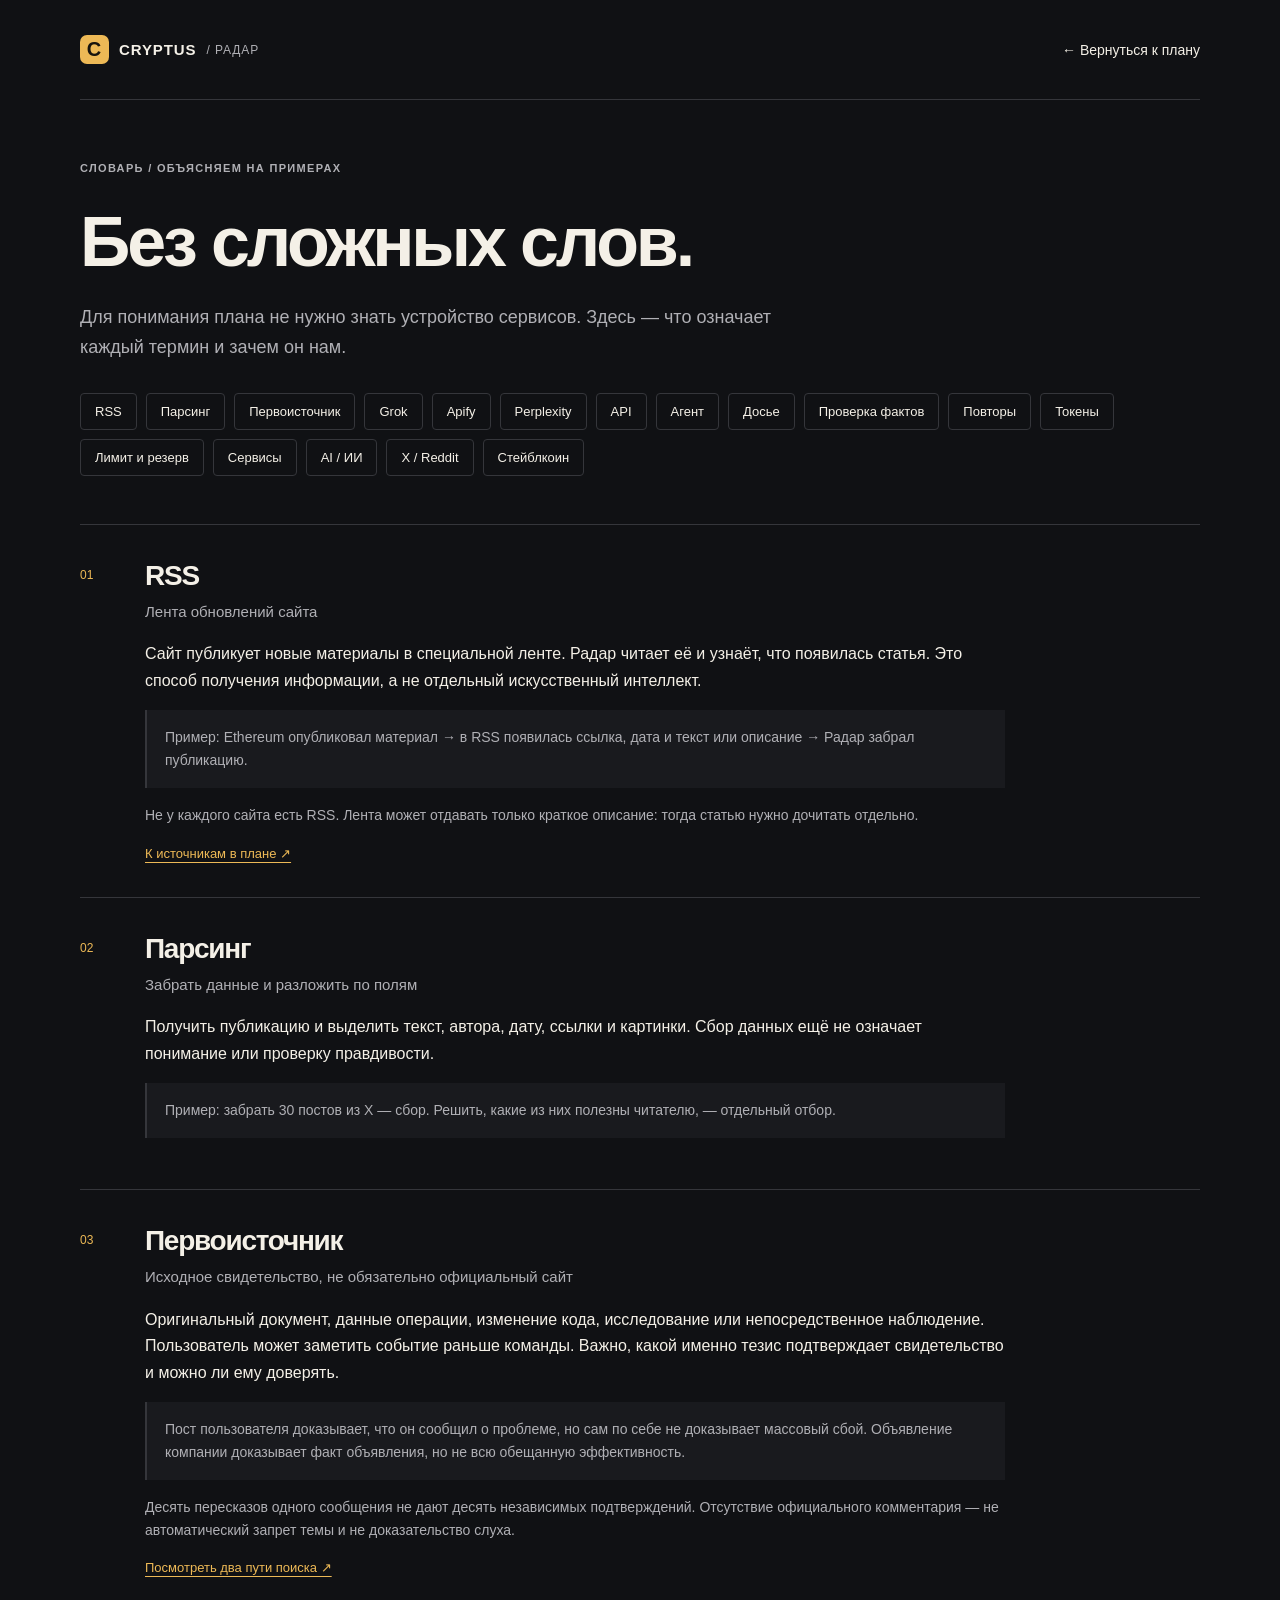
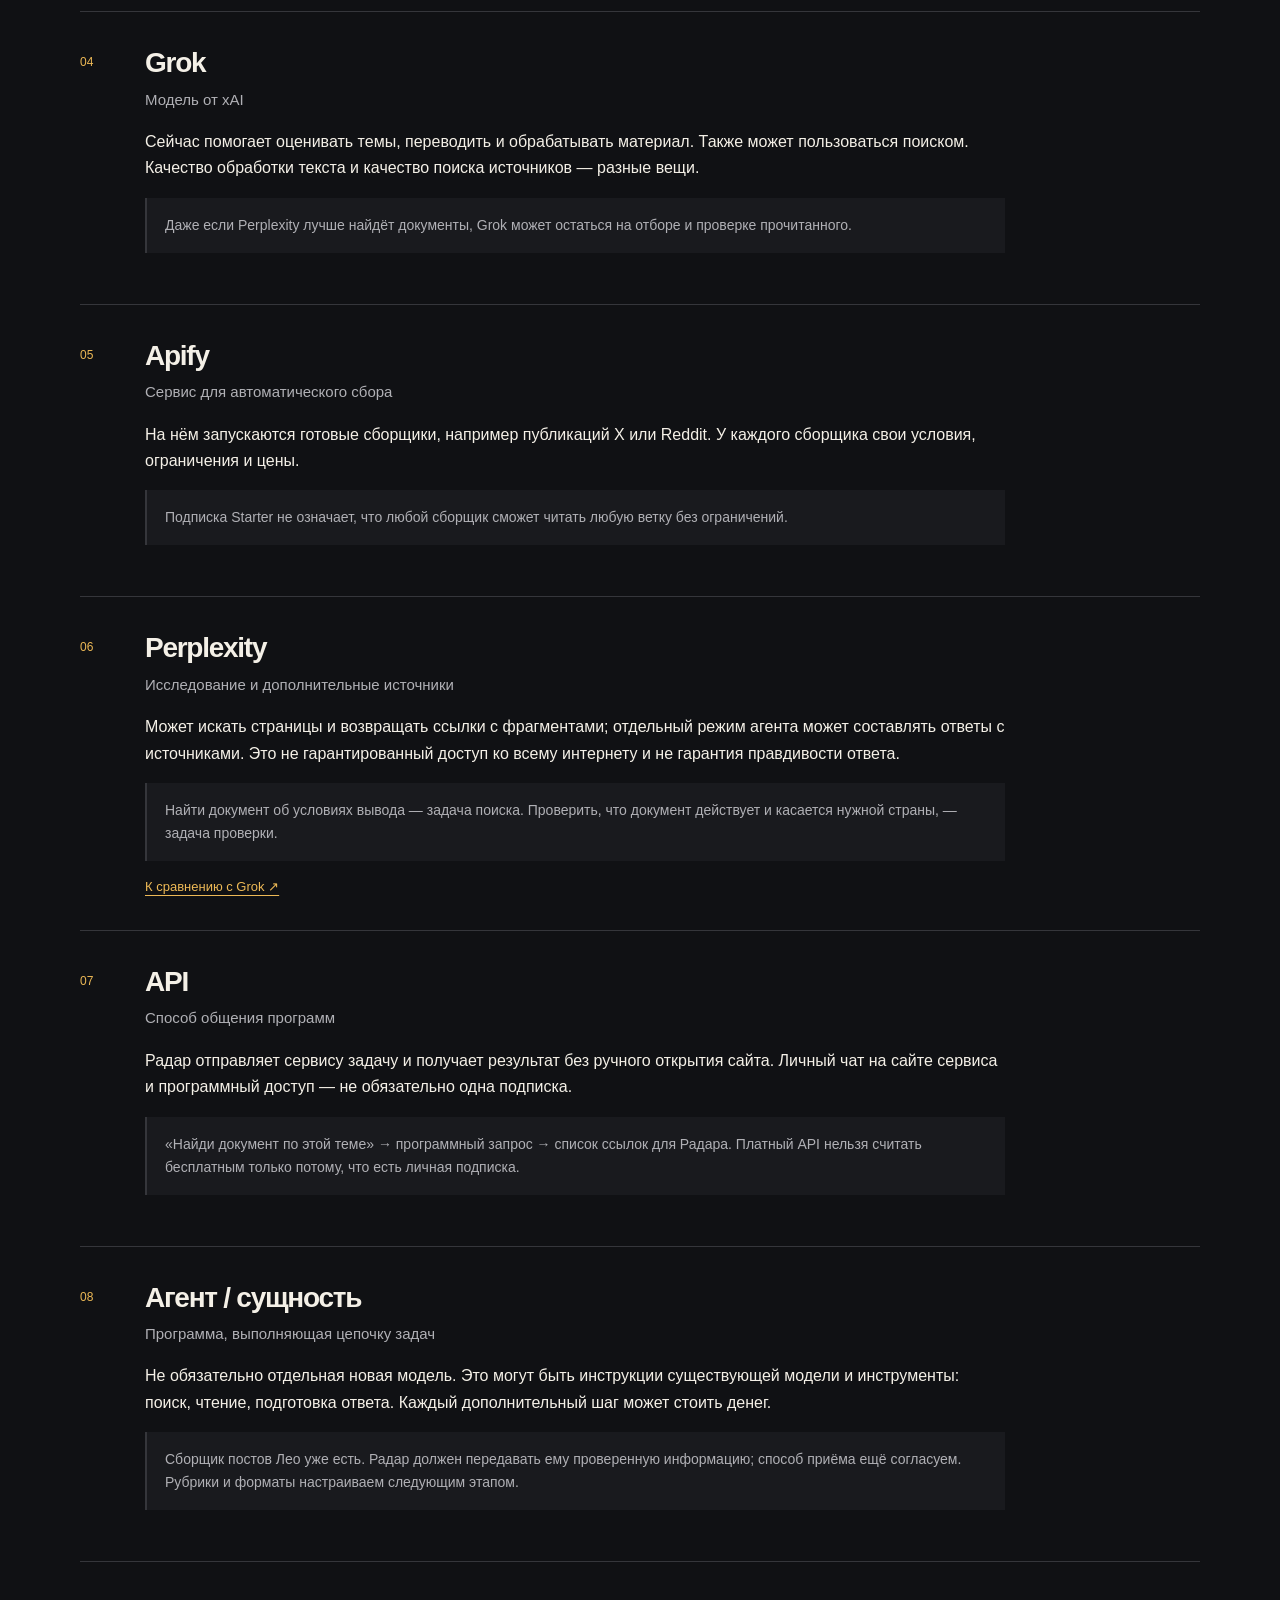
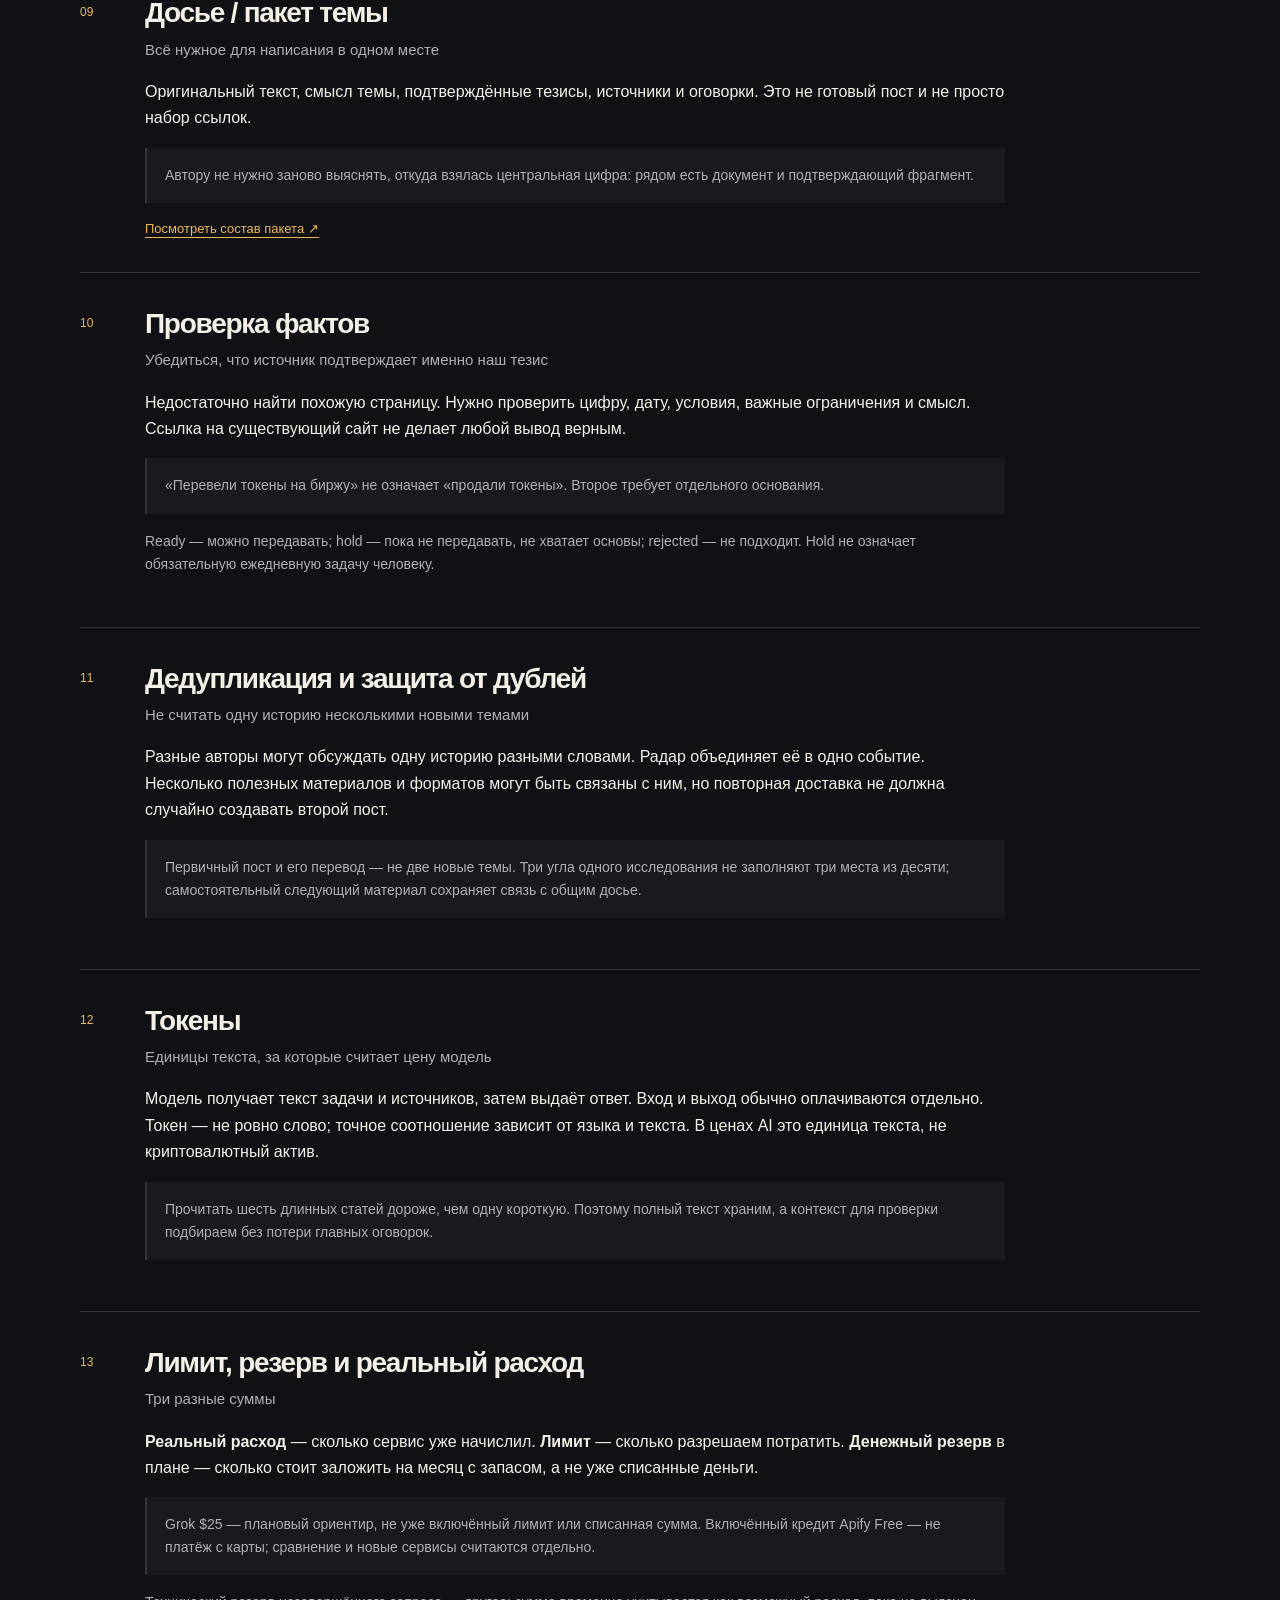
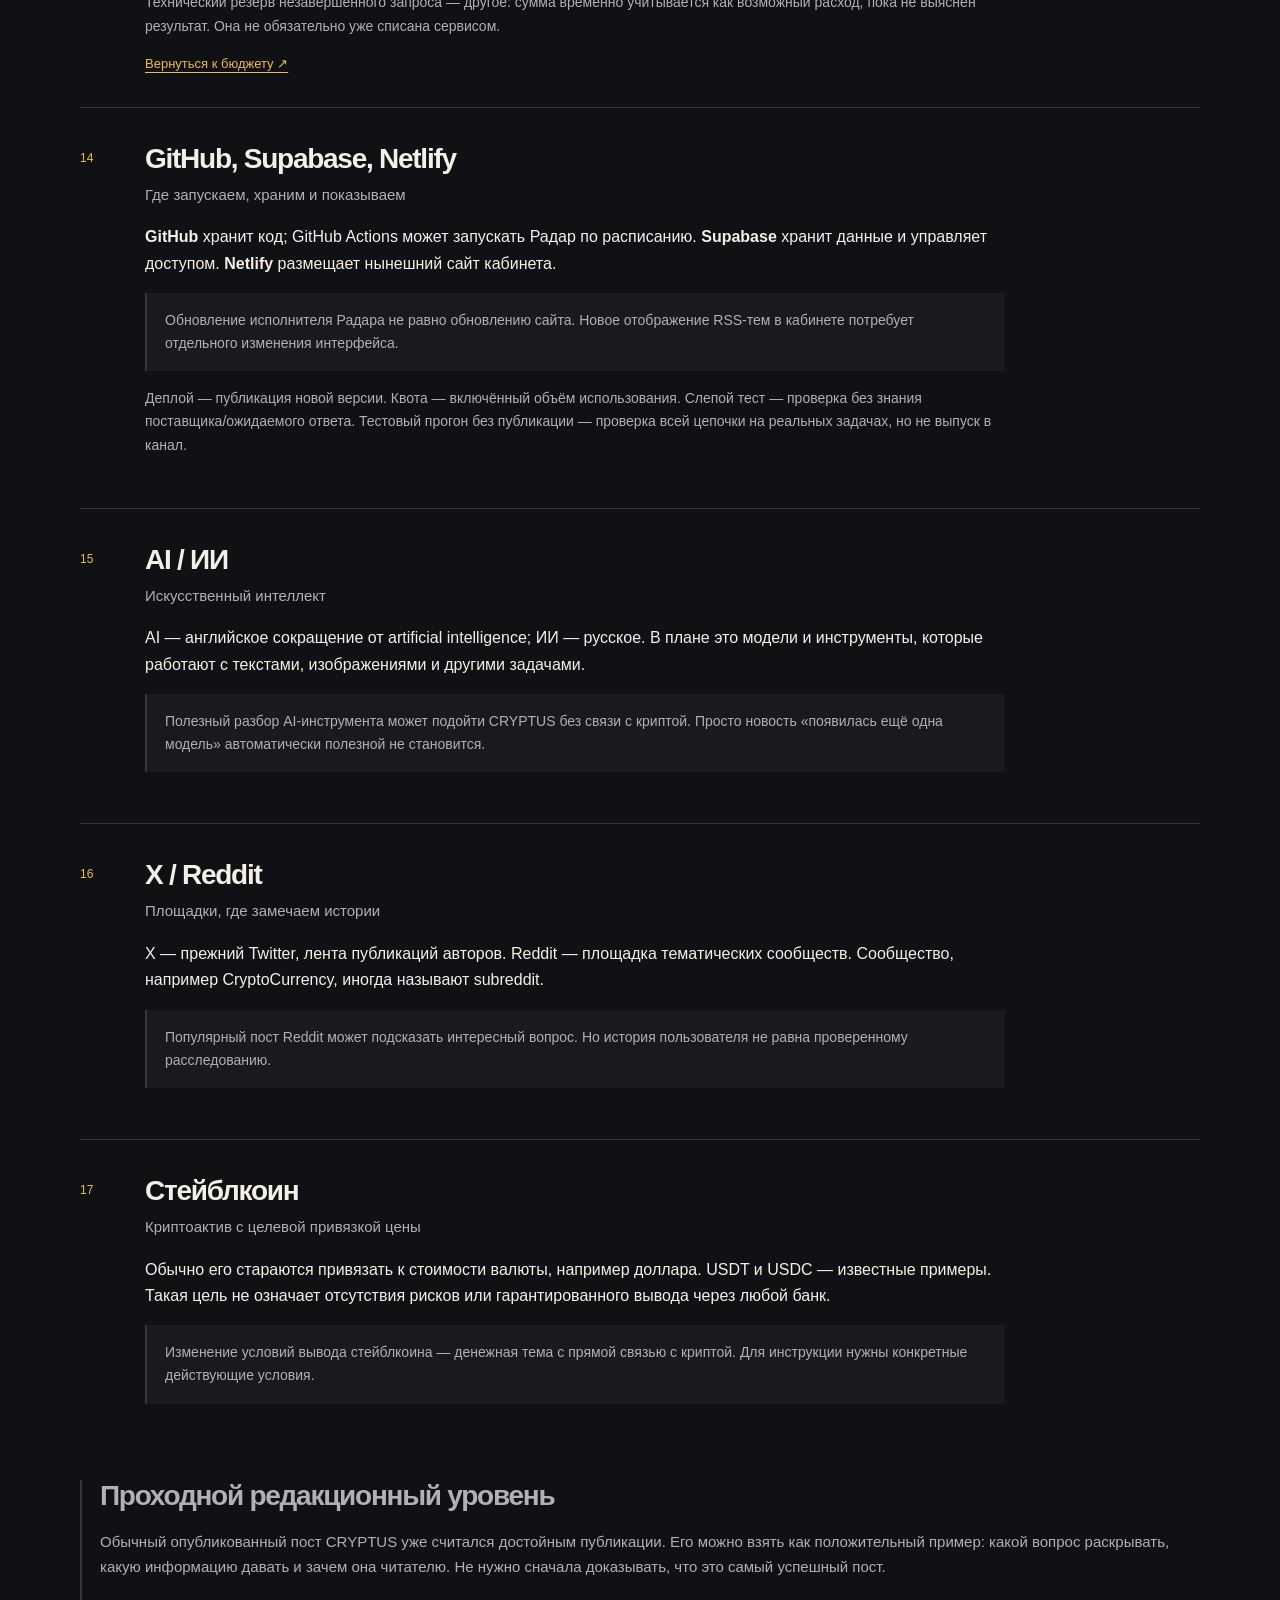
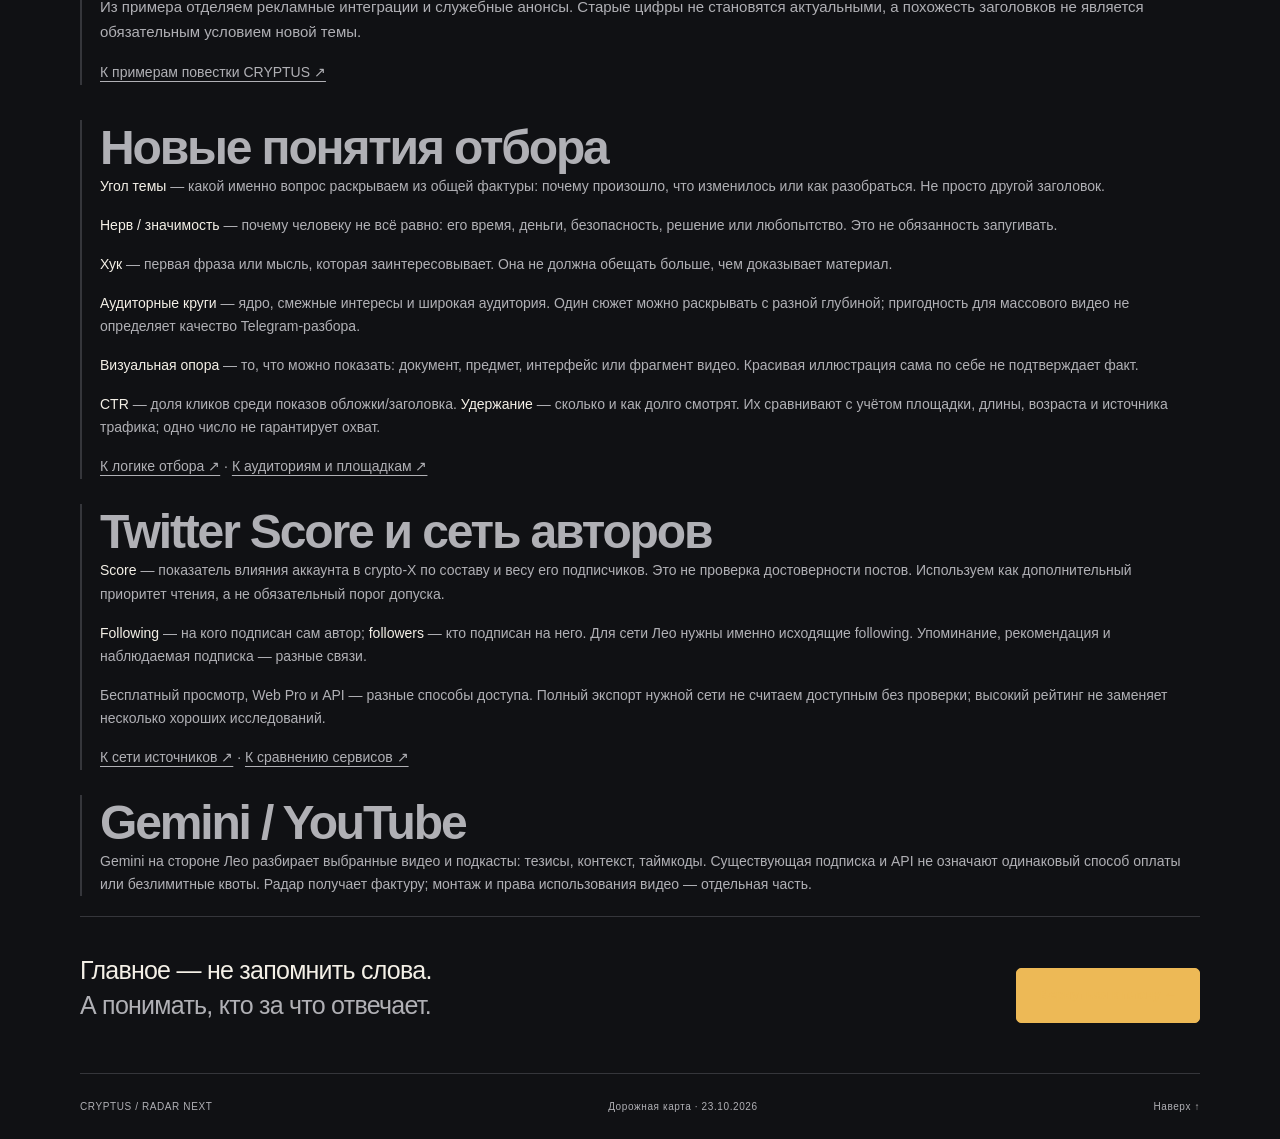
<file: glossary.html>
<!doctype html>
<html lang="ru">
<head><meta charset="utf-8"><meta name="viewport" content="width=device-width, initial-scale=1"><meta name="color-scheme" content="dark"><title>Словарь без сложных слов · CRYPTUS Радар</title><link rel="stylesheet" href="styles.css"></head>
<body>
<a class="skip" href="#main">Перейти к содержанию</a>
<header class="header wrap"><a class="brand" href="index.html"><span class="brand-mark" aria-hidden="true">C</span> CRYPTUS <span class="brand-sub">/ РАДАР</span></a><nav aria-label="Основная навигация"><a href="index.html">← Вернуться к плану</a></nav></header>
<main id="main" class="wrap glossary">
  <div class="eyebrow">СЛОВАРЬ / ОБЪЯСНЯЕМ НА ПРИМЕРАХ</div>
  <h1>Без сложных слов.</h1>
  <p class="lead">Для понимания плана не нужно знать устройство сервисов. Здесь — что означает каждый термин и зачем он нам.</p>
  <nav class="glossary-nav" aria-label="Термины"><a href="#rss">RSS</a><a href="#parsing">Парсинг</a><a href="#source">Первоисточник</a><a href="#grok">Grok</a><a href="#apify">Apify</a><a href="#perplexity">Perplexity</a><a href="#api">API</a><a href="#agent">Агент</a><a href="#packet">Досье</a><a href="#verify">Проверка фактов</a><a href="#dedup">Повторы</a><a href="#tokens">Токены</a><a href="#limits">Лимит и резерв</a><a href="#infra">Сервисы</a><a href="#ai">AI / ИИ</a><a href="#platforms">X / Reddit</a><a href="#stablecoin">Стейблкоин</a></nav>
  <div class="definitions">
    <article id="rss"><span class="term-number">01</span><div><h2>RSS <small>Лента обновлений сайта</small></h2><p>Сайт публикует новые материалы в специальной ленте. Радар читает её и узнаёт, что появилась статья. Это способ получения информации, а не отдельный искусственный интеллект.</p><p class="example-line">Пример: Ethereum опубликовал материал → в RSS появилась ссылка, дата и текст или описание → Радар забрал публикацию.</p><p class="muted">Не у каждого сайта есть RSS. Лента может отдавать только краткое описание: тогда статью нужно дочитать отдельно.</p><a href="index.html#interest">К источникам в плане ↗</a></div></article>
    <article id="parsing"><span class="term-number">02</span><div><h2>Парсинг <small>Забрать данные и разложить по полям</small></h2><p>Получить публикацию и выделить текст, автора, дату, ссылки и картинки. Сбор данных ещё не означает понимание или проверку правдивости.</p><p class="example-line">Пример: забрать 30 постов из X — сбор. Решить, какие из них полезны читателю, — отдельный отбор.</p></div></article>
    <article id="source"><span class="term-number">03</span><div><h2>Первоисточник <small>Исходное свидетельство, не обязательно официальный сайт</small></h2><p>Оригинальный документ, данные операции, изменение кода, исследование или непосредственное наблюдение. Пользователь может заметить событие раньше команды. Важно, какой именно тезис подтверждает свидетельство и можно ли ему доверять.</p><p class="example-line">Пост пользователя доказывает, что он сообщил о проблеме, но сам по себе не доказывает массовый сбой. Объявление компании доказывает факт объявления, но не всю обещанную эффективность.</p><p class="muted">Десять пересказов одного сообщения не дают десять независимых подтверждений. Отсутствие официального комментария — не автоматический запрет темы и не доказательство слуха.</p><a href="index.html#interest">Посмотреть два пути поиска ↗</a></div></article>
    <article id="grok"><span class="term-number">04</span><div><h2>Grok <small>Модель от xAI</small></h2><p>Сейчас помогает оценивать темы, переводить и обрабатывать материал. Также может пользоваться поиском. Качество обработки текста и качество поиска источников — разные вещи.</p><p class="example-line">Даже если Perplexity лучше найдёт документы, Grok может остаться на отборе и проверке прочитанного.</p></div></article>
    <article id="apify"><span class="term-number">05</span><div><h2>Apify <small>Сервис для автоматического сбора</small></h2><p>На нём запускаются готовые сборщики, например публикаций X или Reddit. У каждого сборщика свои условия, ограничения и цены.</p><p class="example-line">Подписка Starter не означает, что любой сборщик сможет читать любую ветку без ограничений.</p></div></article>
    <article id="perplexity"><span class="term-number">06</span><div><h2>Perplexity <small>Исследование и дополнительные источники</small></h2><p>Может искать страницы и возвращать ссылки с фрагментами; отдельный режим агента может составлять ответы с источниками. Это не гарантированный доступ ко всему интернету и не гарантия правдивости ответа.</p><p class="example-line">Найти документ об условиях вывода — задача поиска. Проверить, что документ действует и касается нужной страны, — задача проверки.</p><a href="index.html#comparison">К сравнению с Grok ↗</a></div></article>
    <article id="api"><span class="term-number">07</span><div><h2>API <small>Способ общения программ</small></h2><p>Радар отправляет сервису задачу и получает результат без ручного открытия сайта. Личный чат на сайте сервиса и программный доступ — не обязательно одна подписка.</p><p class="example-line">«Найди документ по этой теме» → программный запрос → список ссылок для Радара. Платный API нельзя считать бесплатным только потому, что есть личная подписка.</p></div></article>
    <article id="agent"><span class="term-number">08</span><div><h2>Агент / сущность <small>Программа, выполняющая цепочку задач</small></h2><p>Не обязательно отдельная новая модель. Это могут быть инструкции существующей модели и инструменты: поиск, чтение, подготовка ответа. Каждый дополнительный шаг может стоить денег.</p><p class="example-line">Сборщик постов Лео уже есть. Радар должен передавать ему проверенную информацию; способ приёма ещё согласуем. Рубрики и форматы настраиваем следующим этапом.</p></div></article>
    <article id="packet"><span class="term-number">09</span><div><h2>Досье / пакет темы <small>Всё нужное для написания в одном месте</small></h2><p>Оригинальный текст, смысл темы, подтверждённые тезисы, источники и оговорки. Это не готовый пост и не просто набор ссылок.</p><p class="example-line">Автору не нужно заново выяснять, откуда взялась центральная цифра: рядом есть документ и подтверждающий фрагмент.</p><a href="index.html#handoff">Посмотреть состав пакета ↗</a></div></article>
    <article id="verify"><span class="term-number">10</span><div><h2>Проверка фактов <small>Убедиться, что источник подтверждает именно наш тезис</small></h2><p>Недостаточно найти похожую страницу. Нужно проверить цифру, дату, условия, важные ограничения и смысл. Ссылка на существующий сайт не делает любой вывод верным.</p><p class="example-line">«Перевели токены на биржу» не означает «продали токены». Второе требует отдельного основания.</p><p class="muted">Ready — можно передавать; hold — пока не передавать, не хватает основы; rejected — не подходит. Hold не означает обязательную ежедневную задачу человеку.</p></div></article>
    <article id="dedup"><span class="term-number">11</span><div><h2>Дедупликация и защита от дублей <small>Не считать одну историю несколькими новыми темами</small></h2><p>Разные авторы могут обсуждать одну историю разными словами. Радар объединяет её в одно событие. Несколько полезных материалов и форматов могут быть связаны с ним, но повторная доставка не должна случайно создавать второй пост.</p><p class="example-line">Первичный пост и его перевод — не две новые темы. Три угла одного исследования не заполняют три места из десяти; самостоятельный следующий материал сохраняет связь с общим досье.</p></div></article>
    <article id="tokens"><span class="term-number">12</span><div><h2>Токены <small>Единицы текста, за которые считает цену модель</small></h2><p>Модель получает текст задачи и источников, затем выдаёт ответ. Вход и выход обычно оплачиваются отдельно. Токен — не ровно слово; точное соотношение зависит от языка и текста. В ценах AI это единица текста, не криптовалютный актив.</p><p class="example-line">Прочитать шесть длинных статей дороже, чем одну короткую. Поэтому полный текст храним, а контекст для проверки подбираем без потери главных оговорок.</p></div></article>
    <article id="limits"><span class="term-number">13</span><div><h2>Лимит, резерв и реальный расход <small>Три разные суммы</small></h2><p><strong>Реальный расход</strong> — сколько сервис уже начислил. <strong>Лимит</strong> — сколько разрешаем потратить. <strong>Денежный резерв</strong> в плане — сколько стоит заложить на месяц с запасом, а не уже списанные деньги.</p><p class="example-line">Grok $25 — плановый ориентир, не уже включённый лимит или списанная сумма. Включённый кредит Apify Free — не платёж с карты; сравнение и новые сервисы считаются отдельно.</p><p class="muted">Технический резерв незавершённого запроса — другое: сумма временно учитывается как возможный расход, пока не выяснен результат. Она не обязательно уже списана сервисом.</p><a href="index.html#money">Вернуться к бюджету ↗</a></div></article>
    <article id="infra"><span class="term-number">14</span><div><h2>GitHub, Supabase, Netlify <small>Где запускаем, храним и показываем</small></h2><p><strong>GitHub</strong> хранит код; GitHub Actions может запускать Радар по расписанию. <strong>Supabase</strong> хранит данные и управляет доступом. <strong>Netlify</strong> размещает нынешний сайт кабинета.</p><p class="example-line">Обновление исполнителя Радара не равно обновлению сайта. Новое отображение RSS-тем в кабинете потребует отдельного изменения интерфейса.</p><p class="muted">Деплой — публикация новой версии. Квота — включённый объём использования. Слепой тест — проверка без знания поставщика/ожидаемого ответа. Тестовый прогон без публикации — проверка всей цепочки на реальных задачах, но не выпуск в канал.</p></div></article>
    <article id="ai"><span class="term-number">15</span><div><h2>AI / ИИ <small>Искусственный интеллект</small></h2><p>AI — английское сокращение от artificial intelligence; ИИ — русское. В плане это модели и инструменты, которые работают с текстами, изображениями и другими задачами.</p><p class="example-line">Полезный разбор AI-инструмента может подойти CRYPTUS без связи с криптой. Просто новость «появилась ещё одна модель» автоматически полезной не становится.</p></div></article>
    <article id="platforms"><span class="term-number">16</span><div><h2>X / Reddit <small>Площадки, где замечаем истории</small></h2><p>X — прежний Twitter, лента публикаций авторов. Reddit — площадка тематических сообществ. Сообщество, например CryptoCurrency, иногда называют subreddit.</p><p class="example-line">Популярный пост Reddit может подсказать интересный вопрос. Но история пользователя не равна проверенному расследованию.</p></div></article>
    <article id="stablecoin"><span class="term-number">17</span><div><h2>Стейблкоин <small>Криптоактив с целевой привязкой цены</small></h2><p>Обычно его стараются привязать к стоимости валюты, например доллара. USDT и USDC — известные примеры. Такая цель не означает отсутствия рисков или гарантированного вывода через любой банк.</p><p class="example-line">Изменение условий вывода стейблкоина — денежная тема с прямой связью с криптой. Для инструкции нужны конкретные действующие условия.</p></div></article>
  </div>
  <section class="plain-note" id="editorial-floor" aria-labelledby="floor-title"><h2 id="floor-title">Проходной редакционный уровень</h2><p>Обычный опубликованный пост CRYPTUS уже считался достойным публикации. Его можно взять как положительный пример: какой вопрос раскрывать, какую информацию давать и зачем она читателю. Не нужно сначала доказывать, что это самый успешный пост.</p><p>Из примера отделяем рекламные интеграции и служебные анонсы. Старые цифры не становятся актуальными, а похожесть заголовков не является обязательным условием новой темы.</p><a href="index.html#interest">К примерам повестки CRYPTUS ↗</a></section>
  <section class="plain-note" id="editorial-terms"><h2>Новые понятия отбора</h2><p><strong>Угол темы</strong> — какой именно вопрос раскрываем из общей фактуры: почему произошло, что изменилось или как разобраться. Не просто другой заголовок.</p><p><strong>Нерв / значимость</strong> — почему человеку не всё равно: его время, деньги, безопасность, решение или любопытство. Это не обязанность запугивать.</p><p><strong>Хук</strong> — первая фраза или мысль, которая заинтересовывает. Она не должна обещать больше, чем доказывает материал.</p><p><strong>Аудиторные круги</strong> — ядро, смежные интересы и широкая аудитория. Один сюжет можно раскрывать с разной глубиной; пригодность для массового видео не определяет качество Telegram-разбора.</p><p><strong>Визуальная опора</strong> — то, что можно показать: документ, предмет, интерфейс или фрагмент видео. Красивая иллюстрация сама по себе не подтверждает факт.</p><p><strong>CTR</strong> — доля кликов среди показов обложки/заголовка. <strong>Удержание</strong> — сколько и как долго смотрят. Их сравнивают с учётом площадки, длины, возраста и источника трафика; одно число не гарантирует охват.</p><a href="index.html#editorial-model">К логике отбора ↗</a> · <a href="index.html#destinations">К аудиториям и площадкам ↗</a></section>
  <section class="plain-note" id="twitter-score"><h2>Twitter Score и сеть авторов</h2><p><strong>Score</strong> — показатель влияния аккаунта в crypto-X по составу и весу его подписчиков. Это не проверка достоверности постов. Используем как дополнительный приоритет чтения, а не обязательный порог допуска.</p><p><strong>Following</strong> — на кого подписан сам автор; <strong>followers</strong> — кто подписан на него. Для сети Лео нужны именно исходящие following. Упоминание, рекомендация и наблюдаемая подписка — разные связи.</p><p>Бесплатный просмотр, Web Pro и API — разные способы доступа. Полный экспорт нужной сети не считаем доступным без проверки; высокий рейтинг не заменяет несколько хороших исследований.</p><a href="index.html#source-network">К сети источников ↗</a> · <a href="index.html#comparison">К сравнению сервисов ↗</a></section>
  <section class="plain-note" id="gemini"><h2>Gemini / YouTube</h2><p>Gemini на стороне Лео разбирает выбранные видео и подкасты: тезисы, контекст, таймкоды. Существующая подписка и API не означают одинаковый способ оплаты или безлимитные квоты. Радар получает фактуру; монтаж и права использования видео — отдельная часть.</p></section>
  <div class="closing"><p>Главное — не запомнить слова.<br><span>А понимать, кто за что отвечает.</span></p><a class="primary" href="index.html">Вернуться к плану ←</a></div>
</main>
<footer class="wrap footer"><span>CRYPTUS / RADAR NEXT</span><span>Дорожная карта · 23.10.2026</span><a href="#main">Наверх ↑</a></footer>
</body></html>
</file>
<file: roadmap.css>
:root{color-scheme:dark;--bg:#101113;--panel:#191b1e;--ink:#f4f0e8;--muted:#b5b5b7;--line:#34363b;--accent:#ecb15d;--green:#a9c6a7;--red:#e6a5a1;scroll-behavior:smooth}*{box-sizing:border-box}body{margin:0;background:var(--bg);color:var(--ink);font:16px/1.7 "Segoe UI",Arial,sans-serif;overflow-wrap:break-word}.wrap{width:min(1120px,calc(100% - 64px));margin-inline:auto}a{color:inherit;text-underline-offset:4px}header{display:flex;justify-content:space-between;align-items:center;min-height:92px;border-bottom:1px solid var(--line);gap:25px}.brand{text-decoration:none;font-size:15px;letter-spacing:.12em;font-weight:650}.brand span{color:var(--accent);font-weight:400}nav{display:flex;gap:26px;font-size:13px}nav a{text-decoration:none}section{padding:66px 0;border-bottom:1px solid var(--line);scroll-margin-top:25px}.hero{padding-top:65px}.eyebrow{font-size:11px;letter-spacing:.1em;color:var(--accent);margin:0 0 22px}h1,h2,h3{font-weight:550;line-height:1.17;letter-spacing:-.035em;margin:0}h1{font-size:clamp(40px,6vw,76px)}h1 span{color:var(--muted)}h2{font-size:clamp(30px,4vw,46px);margin-bottom:28px}h3{font-size:23px;margin-bottom:18px}.lead{font-size:20px;max-width:790px;color:var(--muted);margin:28px 0}.intro{max-width:900px;color:var(--muted);font-size:17px}.goal{display:grid;grid-template-columns:1fr 1fr 1.4fr;gap:30px;margin:35px 0}.goal strong{display:block;font-size:30px;font-weight:500;letter-spacing:-.04em}.goal span{font-size:13px;color:var(--muted)}.notice{font-size:13px;color:var(--muted);padding:18px 20px;border-left:2px solid var(--accent);background:var(--panel);margin:28px 0}.primary{display:inline-block;background:var(--accent);color:var(--bg);text-decoration:none;padding:13px 19px;font-size:14px;font-weight:600;border-radius:4px}.columns{display:grid;grid-template-columns:1fr 1fr;gap:32px;margin:28px 0}.columns p{color:var(--muted);margin:0 0 15px}.surface{background:var(--panel);border:1px solid var(--line);padding:28px;border-radius:7px}.badge{display:inline-block;font-size:10px;letter-spacing:.07em;color:var(--green);margin-bottom:20px}.badge.planned{color:var(--accent)}ul{padding-left:20px;color:var(--muted);font-size:15px}li{padding-left:3px;margin:11px 0}.chain{border-top:1px solid var(--line);padding-top:24px;line-height:2;font-size:17px}.plain-note{border-left:2px solid var(--line);padding-left:20px;font-size:14px;color:var(--muted);margin:28px 0}.plain-note strong{color:var(--ink)}details{border-bottom:1px solid var(--line)}summary{padding:20px 0;font-size:15px;cursor:pointer}summary::marker{color:var(--accent)}details p,details ul{font-size:14px;color:var(--muted);padding:0 15px 12px;margin-top:0}.stage-layout{display:grid;grid-template-columns:330px minmax(0,1fr);gap:26px;margin-top:32px}.stage-list{display:flex;flex-direction:column;gap:8px}button,select{font:inherit;color:inherit}button{cursor:pointer}.stage-list button{display:grid;grid-template-columns:28px 1fr;gap:12px;text-align:left;border:1px solid var(--line);background:transparent;padding:16px;border-radius:5px;min-height:82px}.stage-list button small{display:block;color:var(--muted);font-size:11px;margin-top:5px}.stage-list button>span:first-child{color:var(--accent);font-size:12px}.stage-list button[aria-pressed=true]{background:var(--panel);border-color:var(--accent)}.stage-panel h3{font-size:29px}.stage-panel>p:not(.eyebrow){color:var(--muted);font-size:15px}.stage-panel dl,.packet dl{margin:24px 0 0}.stage-panel dl>div,.packet dl>div{display:grid;grid-template-columns:125px minmax(0,1fr);gap:20px;padding:17px 0;border-top:1px solid var(--line);font-size:14px}.stage-panel dt,.packet dt{color:var(--ink)}dd{margin:0;color:var(--muted)}.caption{font-size:12px;color:var(--muted);line-height:1.75}.switches{display:flex;gap:8px;flex-wrap:wrap;margin:30px 0 16px}.switches button{border:1px solid var(--line);padding:12px 17px;background:transparent;border-radius:4px;font-size:13px;min-height:44px}.switches button[aria-pressed=true]{color:var(--bg);background:var(--ink);border-color:var(--ink)}.case p{color:var(--muted)}.case .eyebrow{color:var(--accent)}.case .case-verdict{color:var(--ink);border-top:1px solid var(--line);padding-top:18px;margin-bottom:0}.packet dl{margin:0}.packet dl>div:first-child{border-top:0;padding-top:0}.packet dl>div:last-child{padding-bottom:0}.packet dl>div{grid-template-columns:160px minmax(0,1fr)}.controls{display:flex;gap:20px;flex-wrap:wrap;margin:28px 0}.controls label{font-size:12px;color:var(--muted);display:flex;flex:1;min-width:180px;flex-direction:column;gap:9px}select{border:1px solid var(--line);background:var(--panel);padding:12px;color:var(--ink);border-radius:4px;font-size:14px;min-height:47px;width:100%}.money-grid{display:grid;grid-template-columns:1fr 1fr;gap:24px;margin:26px 0}.money-main{background:var(--accent);color:var(--bg);padding:28px;border-radius:6px}.money-main>span{font-size:11px;letter-spacing:.07em}.money-main>strong{display:block;font-size:68px;font-weight:550;letter-spacing:-.05em;margin:14px 0}.money-main p{font-size:14px}.money-main #apify-status{border-top:1px solid #a87832;padding-top:18px}.large{font-size:38px;line-height:1.2;letter-spacing:-.03em;margin:0 0 20px}.money-grid .surface>p:not(.large){font-size:14px;color:var(--muted)}footer{display:flex;gap:24px;justify-content:space-between;flex-wrap:wrap;padding:30px 0;font-size:11px;color:var(--muted)}.skip{position:absolute;top:-100px;left:15px;background:var(--ink);color:var(--bg);padding:14px}.skip:focus{top:10px}button:focus-visible,select:focus-visible,a:focus-visible,summary:focus-visible{outline:2px solid var(--accent);outline-offset:4px}strong{font-weight:600}
@media(max-width:850px){.wrap{width:calc(100% - 40px)}.stage-layout{grid-template-columns:1fr}.stage-list{display:grid;grid-template-columns:1fr 1fr}.stage-panel{min-height:550px}.columns{gap:22px}.goal strong{font-size:25px}}@media(max-width:540px){.wrap{width:calc(100% - 32px)}header{min-height:80px;gap:12px}.brand{font-size:12px;letter-spacing:.05em}.brand span{display:none}nav{gap:16px;font-size:12px}nav a:last-child{display:none}section{padding:43px 0}.hero{padding-top:38px}h1{font-size:42px}.lead{font-size:17px}.goal{grid-template-columns:1fr;gap:13px}.goal>div{display:flex;justify-content:space-between;gap:16px;align-items:center}.goal strong{font-size:23px}.goal span{font-size:11px;text-align:right}.columns,.money-grid{grid-template-columns:1fr;gap:18px}.surface,.money-main{padding:22px}.stage-list{grid-template-columns:1fr}.stage-list button{min-height:72px;padding:13px}.stage-panel h3{font-size:25px}.stage-panel{min-height:0}.stage-panel dl>div,.packet dl>div{grid-template-columns:1fr;gap:6px}.eyebrow{font-size:10px}.switches{gap:6px}.switches button{font-size:12px;padding:11px}.controls{gap:16px}.controls label{min-width:100%;font-size:13px}select{font-size:16px}.intro{font-size:16px}.money-main>strong{font-size:62px}.chain{font-size:16px}.notice{padding:15px;font-size:12px}footer{gap:16px}.caption{font-size:12px}}
@media(prefers-reduced-motion:reduce){:root{scroll-behavior:auto}}@media print{nav,.controls,.stage-list,.switches,.primary{display:none}.stage-layout,.money-grid,.columns{display:block}.surface{break-inside:avoid}.wrap{width:100%}section{padding:25px 0}}
.role-grid{display:grid;grid-template-columns:repeat(3,minmax(0,1fr));gap:18px;margin-top:30px}.role-grid p{font-size:14px;color:var(--muted);margin-bottom:0}.role-grid h3{font-size:23px}.role-grid .surface{padding:24px}.role-grid .badge{color:var(--accent);font-size:9px}.secondary-chain{font-size:14px;color:var(--muted)}.step-actions{display:flex;gap:20px;justify-content:space-between;align-items:center;margin:20px 0}.step-actions button{padding:10px 16px;background:transparent;border:1px solid var(--line);border-radius:4px;font-size:13px;min-height:44px}.step-actions button:disabled{opacity:.35;cursor:default}.step-actions span{font-size:12px;color:var(--muted);white-space:nowrap}.controls select:disabled{opacity:.45}.decision-list article{display:grid;grid-template-columns:40px minmax(0,1fr);gap:20px;border-top:1px solid var(--line);padding:25px 0}.decision-list article>span{color:var(--accent);font-size:12px}.decision-list h3{font-size:21px;margin-bottom:10px}.decision-list p{margin:0;color:var(--muted);font-size:15px}.phase-tabs{margin-bottom:22px}.stage-panel{min-height:600px}.stage-layout{grid-template-columns:300px minmax(0,1fr)}
@media(max-width:850px){.role-grid{grid-template-columns:1fr 1fr}.stage-layout{grid-template-columns:1fr}.stage-panel{min-height:0}}
@media(max-width:540px){.role-grid{grid-template-columns:1fr}.step-actions{gap:10px}.step-actions button{padding:10px;font-size:12px}.stage-panel{min-height:0}.phase-tabs button{flex:1 1 40%}.decision-list article{grid-template-columns:24px minmax(0,1fr);gap:12px}.role-grid .surface{padding:22px}}

/* One continuous route; selection is not completion progress. */
.journey-map{position:relative;margin:32px 0 18px;padding:20px 32px 24px;background:radial-gradient(var(--line) .65px,transparent .65px) 0 0/18px 18px;scroll-margin-top:24px}
#journey-links{position:absolute;inset:0;width:100%;height:100%;pointer-events:none;overflow:visible}
.journey-link{fill:none;stroke:var(--muted);stroke-width:1.5;stroke-linejoin:round}
.journey-row{position:relative;margin-bottom:36px}
.journey-phase{display:block;position:relative;z-index:1;min-height:44px;margin:0 0 12px;padding:8px 12px;border:0;background:var(--bg);color:var(--muted);font-size:12px;letter-spacing:.04em;text-align:left}
.journey-phase[aria-pressed=true]{color:var(--accent)}
.journey-nodes{display:grid;grid-template-columns:repeat(3,minmax(0,1fr));gap:40px}
.journey-node{position:relative;z-index:1;display:flex;flex-direction:column;align-items:flex-start;text-align:left;gap:9px;min-height:150px;padding:19px;border:1px solid var(--line);border-radius:8px;background:var(--bg);transition:border-color .15s,background .15s}
.journey-node:hover{border-color:var(--muted)}
.journey-node[aria-pressed=true]{border-color:var(--accent);background:var(--panel)}
.journey-number{display:grid;place-items:center;width:32px;height:32px;border-radius:50%;border:1px solid var(--line);font-size:12px;color:var(--muted)}
.journey-node[aria-pressed=true] .journey-number{background:var(--accent);border-color:var(--accent);color:var(--bg)}
.journey-name{font-size:17px;line-height:1.3;font-weight:550}
.journey-node small{font-size:12px;line-height:1.5;color:var(--muted)}
.journey-return{position:relative;z-index:1;display:flex;align-items:center;gap:14px;margin:0;padding:16px;background:var(--bg);color:var(--muted);border-top:1px solid var(--line);font-size:13px}
.journey-return>span{color:var(--accent);font-size:28px;line-height:1}
#stages .stage-layout{display:block;margin-top:28px}
#stages .stage-panel{min-height:0;scroll-margin-top:24px}
.stage-detail-top{display:flex;justify-content:space-between;align-items:baseline;gap:20px;flex-wrap:wrap;margin-bottom:14px}
.stage-detail-top .eyebrow{margin:0}.stage-detail-top>a{font-size:13px;color:var(--muted)}
@media(max-width:850px){.journey-node{padding:14px}.journey-name{font-size:15px}.journey-nodes{gap:32px}}
@media(max-width:680px){.journey-map{padding:12px 10px 16px 32px}.journey-nodes{grid-template-columns:minmax(0,1fr);gap:24px}.journey-node{grid-column:1!important;grid-row:auto!important;display:grid;grid-template-columns:32px minmax(0,1fr);gap:5px 14px;min-height:105px;padding:16px}.journey-number{grid-row:1/3;align-self:center}.journey-name{align-self:end;font-size:16px}.journey-node small{grid-column:2}.journey-row{margin-bottom:24px}.journey-phase{margin-bottom:12px;font-size:11px}.journey-return{padding:14px 0;font-size:12px}.stage-detail-top{gap:10px}.stage-detail-top>a{font-size:12px}}
@media(prefers-reduced-motion:reduce){.journey-node{transition:none}}
@media print{#journey-links{display:none}.journey-nodes{gap:10px}.journey-node{min-height:100px;break-inside:avoid}.stage-detail-top>a{display:none}}
</file>
<file: styles.css>
:root{--bg:#101114;--panel:#191a1e;--panel2:#202126;--ink:#f4f0e7;--muted:#b0b0b5;--line:#35363b;--accent:#edb956;--dark:#17140e;--green:#b8d5b9;--red:#edb1a6;font-family:Inter,"Segoe UI",Arial,sans-serif;color:var(--ink);background:var(--bg);font-synthesis:none;color-scheme:dark;scroll-behavior:smooth;scroll-padding-top:25px}*{box-sizing:border-box}body{margin:0}button,input{font:inherit}a{color:inherit;text-underline-offset:4px}a:hover{color:var(--accent)}button,a,input,summary{-webkit-tap-highlight-color:transparent}button,summary{cursor:pointer}button:focus-visible,a:focus-visible,summary:focus-visible,input:focus-visible{outline:3px solid var(--accent);outline-offset:5px}p{line-height:1.65;margin:0 0 16px}h1,h2,h3{margin:0;letter-spacing:-.045em}h1{font-size:clamp(46px,6.8vw,86px);line-height:1.04;font-weight:600}h2{font-size:clamp(30px,4vw,48px);line-height:1.15;font-weight:550}h3{font-size:22px;line-height:1.3;font-weight:550;letter-spacing:-.025em}button{color:inherit}.wrap{width:min(1120px,calc(100% - 64px));margin-inline:auto}.header{min-height:100px;display:flex;align-items:center;justify-content:space-between;gap:25px;border-bottom:1px solid var(--line)}.brand{display:flex;gap:10px;align-items:center;text-decoration:none;font-size:15px;font-weight:700;letter-spacing:.06em;white-space:nowrap}.brand-mark{background:var(--accent);color:var(--dark);width:29px;height:29px;display:grid;place-items:center;font-size:20px;border-radius:7px}.brand-sub{color:var(--muted);font-size:12px;font-weight:400}.header nav{display:flex;gap:26px;align-items:center;flex-wrap:wrap;font-size:14px}.header nav a{text-decoration:none}.dictionary{color:var(--accent)}.hero{padding:66px 0 36px}.eyebrow,.section-label{font-size:11px;letter-spacing:.12em;font-weight:600;color:var(--muted);line-height:1.6}.eyebrow{display:flex;align-items:center;gap:10px;margin-bottom:28px;flex-wrap:wrap}.dot{display:inline-block;width:7px;height:7px;border-radius:50%;background:var(--accent)}.hero h1 span{color:var(--accent)}.hero-bottom{display:flex;align-items:flex-end;justify-content:space-between;gap:50px;margin:30px 0}.lead{font-size:18px;line-height:1.65;max-width:620px;color:var(--muted)}.hero-bottom .lead{margin:0}.primary{display:inline-flex;align-items:center;justify-content:center;gap:30px;padding:16px 22px;border:1px solid var(--accent);border-radius:5px;background:var(--accent);color:var(--dark);text-decoration:none;white-space:nowrap;font-size:14px;font-weight:600}.primary:hover{color:var(--dark);filter:brightness(1.08)}.notice{padding:15px 18px;background:var(--panel);border-left:2px solid var(--accent);font-size:13px;color:var(--muted);margin:0}.notice strong{color:var(--ink);font-weight:500}.section{padding:62px 0;border-top:1px solid var(--line)}.section-label{margin-bottom:22px}.section-intro{max-width:740px;color:var(--muted);margin:22px 0 28px}.two-col{display:grid;grid-template-columns:1fr 1fr;gap:44px}.roles{margin-top:32px}.roles article{border-top:1px solid var(--line);padding-top:25px}.tag{font-size:10px;letter-spacing:.09em;font-weight:600;display:inline-flex;color:var(--accent);line-height:1.5}.tag.neutral{color:var(--muted)}.roles h3{margin:15px 0 12px}.roles p,.principles p,.source-card p,.comparison p,.budget-notes p{font-size:15px;color:var(--muted)}.plain-note{margin-top:25px;font-size:14px;line-height:1.7;color:var(--muted);padding:0 0 0 18px;border-left:2px solid var(--line)}.plain-note strong{font-weight:500;color:var(--ink)}.flow-layout{display:grid;grid-template-columns:minmax(0,1fr) minmax(0,1.15fr);gap:24px}.step-list{display:flex;flex-direction:column;gap:6px}.step-list button{display:flex;gap:18px;align-items:center;width:100%;text-align:left;padding:17px 18px;border:1px solid transparent;background:transparent;border-radius:5px;min-height:79px}.step-list button>span:first-child{font-size:12px;color:var(--muted);align-self:flex-start;padding-top:4px;font-variant-numeric:tabular-nums}.step-list button>span:nth-child(2){font-size:16px;flex:1}.step-list small{display:block;font-size:12px;color:var(--muted);line-height:1.5;margin-top:5px}.step-list b{font-weight:400;color:var(--muted)}.step-list button:hover{background:var(--panel)}.step-list button[aria-pressed=true]{border-color:var(--line);background:var(--panel2)}.step-list button[aria-pressed=true]>span:first-child,.step-list button[aria-pressed=true] b{color:var(--accent)}.step-detail{background:var(--panel);border:1px solid var(--line);border-radius:7px;padding:30px;display:flex;flex-direction:column;min-height:430px}.detail-top{display:flex;align-items:center;justify-content:space-between;gap:10px;margin-bottom:26px}.detail-top .muted{font-size:9px;letter-spacing:.05em}.step-detail h3{font-size:26px;margin-bottom:18px}.step-detail>p{font-size:15px;color:var(--muted)}.detail-result{margin-top:auto;padding-top:22px}.detail-result>span{color:var(--accent);font-size:11px;text-transform:uppercase;letter-spacing:.08em}.detail-result p{font-size:15px;margin:10px 0 20px}.step-detail .detail-rule{font-size:12px;border-top:1px solid var(--line);padding-top:16px;margin:0}.schedule{display:grid;grid-template-columns:repeat(3,1fr);gap:24px;border-top:1px solid var(--line);margin-top:30px;padding-top:24px}.schedule strong{font-size:22px;letter-spacing:-.03em;font-weight:500;display:block;margin-bottom:8px}.schedule span{font-size:12px;color:var(--muted);line-height:1.5;display:block}.caption{font-size:12px;color:var(--muted);line-height:1.7;margin:18px 0 0}.example-tabs{display:flex;flex-wrap:wrap;gap:8px;margin-bottom:18px}.example-tabs button{background:transparent;border:1px solid var(--line);padding:12px 16px;border-radius:4px;font-size:13px;min-height:44px}.example-tabs button[aria-pressed=true]{background:var(--ink);color:var(--bg);border-color:var(--ink)}.example{border:1px solid var(--line);border-radius:6px;padding:28px;background:var(--panel)}.example>div{display:flex;gap:20px;justify-content:space-between;flex-wrap:wrap;font-size:10px;letter-spacing:.06em}.example-verdict{color:var(--green)}.example-verdict.bad{color:var(--red)}.example h3{margin:22px 0 14px}.example>p{color:var(--muted);font-size:15px}.example .example-bound{font-size:13px;border-top:1px solid var(--line);padding-top:17px;margin-bottom:0;color:var(--ink)}.principles{margin-top:30px;gap:45px}.principles h3,.budget-notes h3{font-size:18px;margin-bottom:12px}.source-grid{margin-top:30px;gap:18px}.source-card{background:var(--panel);border-radius:6px;padding:26px;border:1px solid var(--line)}.source-card h3{margin:18px 0 13px}.source-card p:last-child{font-size:13px;margin:0}.term{color:var(--accent);text-decoration-style:dotted}.comparison{display:grid;grid-template-columns:1fr 1fr;gap:36px;margin-bottom:24px}.comparison h3{font-size:20px;margin-bottom:14px}.search-decision{padding:25px;border-left:2px solid var(--accent);background:var(--panel);margin:26px 0}.search-decision h3{margin:14px 0}.search-decision p{font-size:15px;color:var(--muted);margin:0}details{border-bottom:1px solid var(--line)}summary{padding:21px 0;line-height:1.5;font-size:15px}summary::marker{color:var(--accent)}.details-body{padding:0 20px 16px;max-width:900px}.details-body p{font-size:14px;line-height:1.75;color:var(--muted)}.details-body strong{font-weight:500;color:var(--ink)}.packet{border:1px solid var(--line);border-radius:7px;background:var(--panel);padding:28px;margin-top:30px}.packet-head{display:flex;gap:15px;align-items:center;justify-content:space-between;flex-wrap:wrap;padding-bottom:20px;border-bottom:1px solid var(--line)}.packet-head .muted{font-size:10px;letter-spacing:.04em}.packet dl{margin:0}.packet dl>div{display:grid;grid-template-columns:180px 1fr;gap:24px;padding:18px 0;border-bottom:1px solid var(--line);font-size:14px;line-height:1.65}.packet dl>div:last-child{border:0;padding-bottom:0}.packet dt{color:var(--ink)}.packet dd{margin:0;color:var(--muted)}.roadmap{margin-top:30px}.roadmap summary{position:relative;padding-right:60px}.roadmap summary>span{color:var(--accent);font-size:12px;margin:0 18px 0 8px;font-variant-numeric:tabular-nums}.roadmap em{position:absolute;right:0;font-style:normal;font-size:9px;letter-spacing:.08em;color:var(--muted);top:25px}.roadmap .details-body{padding-left:48px}.acceptance{margin-top:28px}.acceptance h3{margin-bottom:15px}.acceptance p{font-size:15px;color:var(--muted);max-width:860px}.acceptance p strong{color:var(--ink);font-weight:500}.acceptance p:last-child{font-size:13px}.budget-controls{display:flex;gap:30px;flex-wrap:wrap;margin:32px 0 24px}fieldset{border:0;padding:0;margin:0;min-width:0}legend{font-size:12px;color:var(--muted);margin-bottom:12px;line-height:1.5}.segmented{display:flex;gap:6px;flex-wrap:wrap}.segmented label{position:relative;display:block;cursor:pointer}.segmented input{position:absolute;opacity:0;width:1px;height:1px}.segmented span{display:block;padding:12px 15px;border:1px solid var(--line);border-radius:4px;font-size:13px;line-height:1.5}.segmented input:checked+span{background:var(--ink);color:var(--bg);border-color:var(--ink)}.segmented input:focus-visible+span{outline:3px solid var(--accent);outline-offset:4px}.budget-layout{display:grid;grid-template-columns:1fr 1.12fr;gap:36px;margin:22px 0 30px}.total-card{background:var(--accent);color:var(--dark);padding:28px;border-radius:6px}.total-card>span:first-child{font-size:10px;letter-spacing:.09em}.total{margin:22px 0 12px;display:flex;gap:14px;align-items:baseline;flex-wrap:wrap}.total>span{font-size:76px;font-weight:550;line-height:1;letter-spacing:-.065em;font-variant-numeric:tabular-nums}.total small{font-size:14px}.total-card>p:not(.total){font-size:13px;line-height:1.7}.total-caption{font-size:10px;display:block;border-top:1px solid #9a7435;padding-top:14px}.cost-lines>div{display:flex;justify-content:space-between;gap:20px;align-items:flex-start;padding:22px 0;border-bottom:1px solid var(--line)}.cost-lines>div:first-child{padding-top:0}.cost-lines strong{font-size:17px;font-weight:500}.cost-lines small{display:block;font-size:13px;line-height:1.6;color:var(--muted);margin-top:7px;max-width:300px}.cost-lines b{font-size:21px;font-weight:500;white-space:nowrap;letter-spacing:-.03em;font-variant-numeric:tabular-nums}.cost-lines>p{color:var(--muted);font-size:12px;margin-top:18px;line-height:1.7}.budget-notes{margin-bottom:15px}.budget-notes p{font-size:14px}.closing{display:flex;justify-content:space-between;align-items:flex-end;gap:40px;margin-top:52px;padding-top:36px;border-top:1px solid var(--line)}.closing p{font-size:25px;line-height:1.4;letter-spacing:-.03em;margin:0}.closing p span{color:var(--muted)}.closing>a{font-size:13px;color:var(--accent);line-height:1.6}.footer{display:flex;justify-content:space-between;gap:20px;flex-wrap:wrap;align-items:center;padding-block:27px;border-top:1px solid var(--line);font-size:10px;color:var(--muted);letter-spacing:.06em}.footer a{text-decoration:none}.muted{color:var(--muted)}.skip{position:absolute;left:16px;top:-100px;padding:12px;background:var(--ink);color:var(--bg);z-index:10}.skip:focus{top:10px}.glossary{padding-top:60px}.glossary h1{font-size:clamp(44px,6vw,70px)}.glossary .lead{margin-top:25px;max-width:730px}.glossary-nav{display:flex;gap:9px;flex-wrap:wrap;margin:30px 0 48px}.glossary-nav a{padding:10px 14px;border:1px solid var(--line);border-radius:4px;font-size:13px;text-decoration:none}.definitions article{display:grid;grid-template-columns:45px minmax(0,1fr);gap:20px;padding:35px 0;border-top:1px solid var(--line);scroll-margin-top:25px}.definitions article:target{border-top-color:var(--accent)}.term-number{font-size:12px;color:var(--accent);padding-top:8px}.definitions h2{font-size:28px;margin-bottom:18px}.definitions h2 small{font-size:15px;line-height:1.5;letter-spacing:0;font-weight:400;color:var(--muted);display:block;margin-top:9px}.definitions p{font-size:16px;max-width:860px}.definitions p.muted{font-size:14px}.definitions a{font-size:13px;color:var(--accent)}.definitions .example-line{font-size:14px;background:var(--panel);padding:16px 18px;color:var(--muted);border-left:2px solid var(--line)}.glossary .closing{margin:20px 0 50px}strong{font-weight:550}button{transition:background-color .15s,border-color .15s}body{overflow-wrap:break-word}
@media(min-width:1450px){.hero{padding-top:85px;padding-bottom:50px}.section{padding-block:75px}}
@media(max-width:800px){.wrap{width:calc(100% - 40px)}.header nav{gap:16px}.header nav a:first-child{display:none}.hero-bottom{display:block}.hero-bottom .primary{margin-top:25px}.flow-layout{grid-template-columns:1fr}.step-list{display:grid;grid-template-columns:1fr 1fr}.step-list button{padding:12px;gap:10px;align-items:flex-start;min-height:80px}.step-list button>span:nth-child(2){font-size:14px}.step-list small{font-size:11px}.step-list b{display:none}.step-detail{min-height:340px}.two-col{gap:25px}.budget-layout{gap:24px}.total>span{font-size:65px}.closing{display:block}.closing>a{display:inline-block;margin-top:20px}.packet dl>div{grid-template-columns:150px 1fr}.section{padding-block:45px}.header{min-height:85px}.comparison{gap:25px}}
@media(max-width:540px){.wrap{width:calc(100% - 32px)}.header{gap:10px;min-height:78px}.brand{font-size:12px;gap:7px}.brand-sub{display:none}.header nav{font-size:12px;gap:12px}.hero{padding-top:40px;padding-bottom:30px}.eyebrow{font-size:9px;letter-spacing:.07em;margin-bottom:23px}.hero h1{font-size:45px}.desktop-break{display:none}.lead{font-size:16px}.hero-bottom{margin-top:23px}.notice{font-size:12px;padding:14px}.two-col,.comparison,.budget-layout{grid-template-columns:1fr}.roles{gap:25px}.section-label{font-size:10px;margin-bottom:18px}h2{font-size:31px}.section-intro{font-size:15px}.step-list{grid-template-columns:1fr}.step-list button{min-height:69px;gap:15px}.step-list button>span:nth-child(2){font-size:15px}.step-list small{font-size:12px}.step-list b{display:block}.step-detail{padding:22px;min-height:365px}.step-detail h3{font-size:23px}.detail-top .muted{font-size:8px}.schedule{gap:15px;grid-template-columns:1fr}.schedule>div{display:grid;grid-template-columns:135px 1fr;gap:15px;align-items:center}.schedule strong{font-size:20px;margin:0}.schedule span{font-size:12px}.example{padding:22px}.example>div{font-size:9px;gap:12px}.example h3{font-size:22px}.example-tabs{gap:6px}.example-tabs button{font-size:12px;padding:11px 12px}.source-card{padding:22px}.packet{padding:22px}.packet dl>div{grid-template-columns:1fr;gap:5px;padding-block:15px}.packet-head .muted{font-size:9px}.roadmap summary{font-size:14px}.roadmap summary>span{margin-right:8px;margin-left:2px}.roadmap em{font-size:8px}.roadmap .details-body{padding-left:20px}.budget-controls{gap:22px}.segmented span{padding:12px;font-size:12px}.total-card{padding:25px}.total>span{font-size:70px}.cost-lines>div:first-child{padding-top:0}.budget-notes{gap:12px}.closing p{font-size:23px}.footer{font-size:9px;gap:15px}.footer span:nth-child(2){display:none}.glossary{padding-top:40px}.glossary h1{font-size:43px}.definitions article{grid-template-columns:25px 1fr;gap:10px;padding-block:28px}.definitions h2{font-size:24px}.definitions p{font-size:15px}.definitions h2 small{font-size:14px}.glossary-nav{margin-bottom:30px;gap:7px}.glossary-nav a{padding:10px 12px;font-size:12px}.definitions .example-line{padding:14px;font-size:13px}}
@media(prefers-reduced-motion:reduce){:root{scroll-behavior:auto}*{transition:none!important}}
@media print{:root{color-scheme:light;--bg:#fff;--panel:#f5f5f5;--panel2:#eee;--ink:#111;--muted:#444;--line:#ccc;--accent:#725000;--dark:#111}.wrap{width:100%}.header nav,.primary,.example-tabs,.budget-controls,.step-list,.skip{display:none}.hero{padding-top:25px}h1{font-size:48px}.section{padding-block:25px}.flow-layout{display:block}.step-detail{min-height:0}.total-card{background:#f0e6c9}.total>span{font-size:50px}.footer{margin-top:25px}details .details-body{display:block}.glossary-nav{display:none}}
.discovery-routes{margin-top:36px;padding-top:30px;border-top:1px solid var(--line)}.discovery-routes>.section-intro{font-size:15px;margin-top:15px}.route-detail,.archive-detail{background:var(--panel);border:1px solid var(--line);border-radius:6px;padding:26px}.route-detail h3,.archive-detail h3{margin:18px 0 22px}.explanation-list{margin:0}.explanation-list>div{display:grid;grid-template-columns:175px minmax(0,1fr);gap:24px;padding:17px 0;border-top:1px solid var(--line);font-size:14px;line-height:1.7}.explanation-list>div:last-child{padding-bottom:0}.explanation-list dt{color:var(--ink)}.explanation-list dd{margin:0;color:var(--muted)}.archive-detail>.tag,.route-detail>.tag{font-size:10px;line-height:1.7}
.glossary #editorial-floor h2{font-size:28px;margin-bottom:18px}.glossary #editorial-floor{margin-bottom:35px}.glossary #editorial-floor p{font-size:15px}
@media(max-width:540px){.route-detail,.archive-detail{padding:21px}.explanation-list>div{grid-template-columns:1fr;gap:5px;padding:16px 0}.archive-detail>.tag,.route-detail>.tag{font-size:9px}.route-detail h3,.archive-detail h3{font-size:22px}.discovery-routes>h3{font-size:21px}}
</file>
